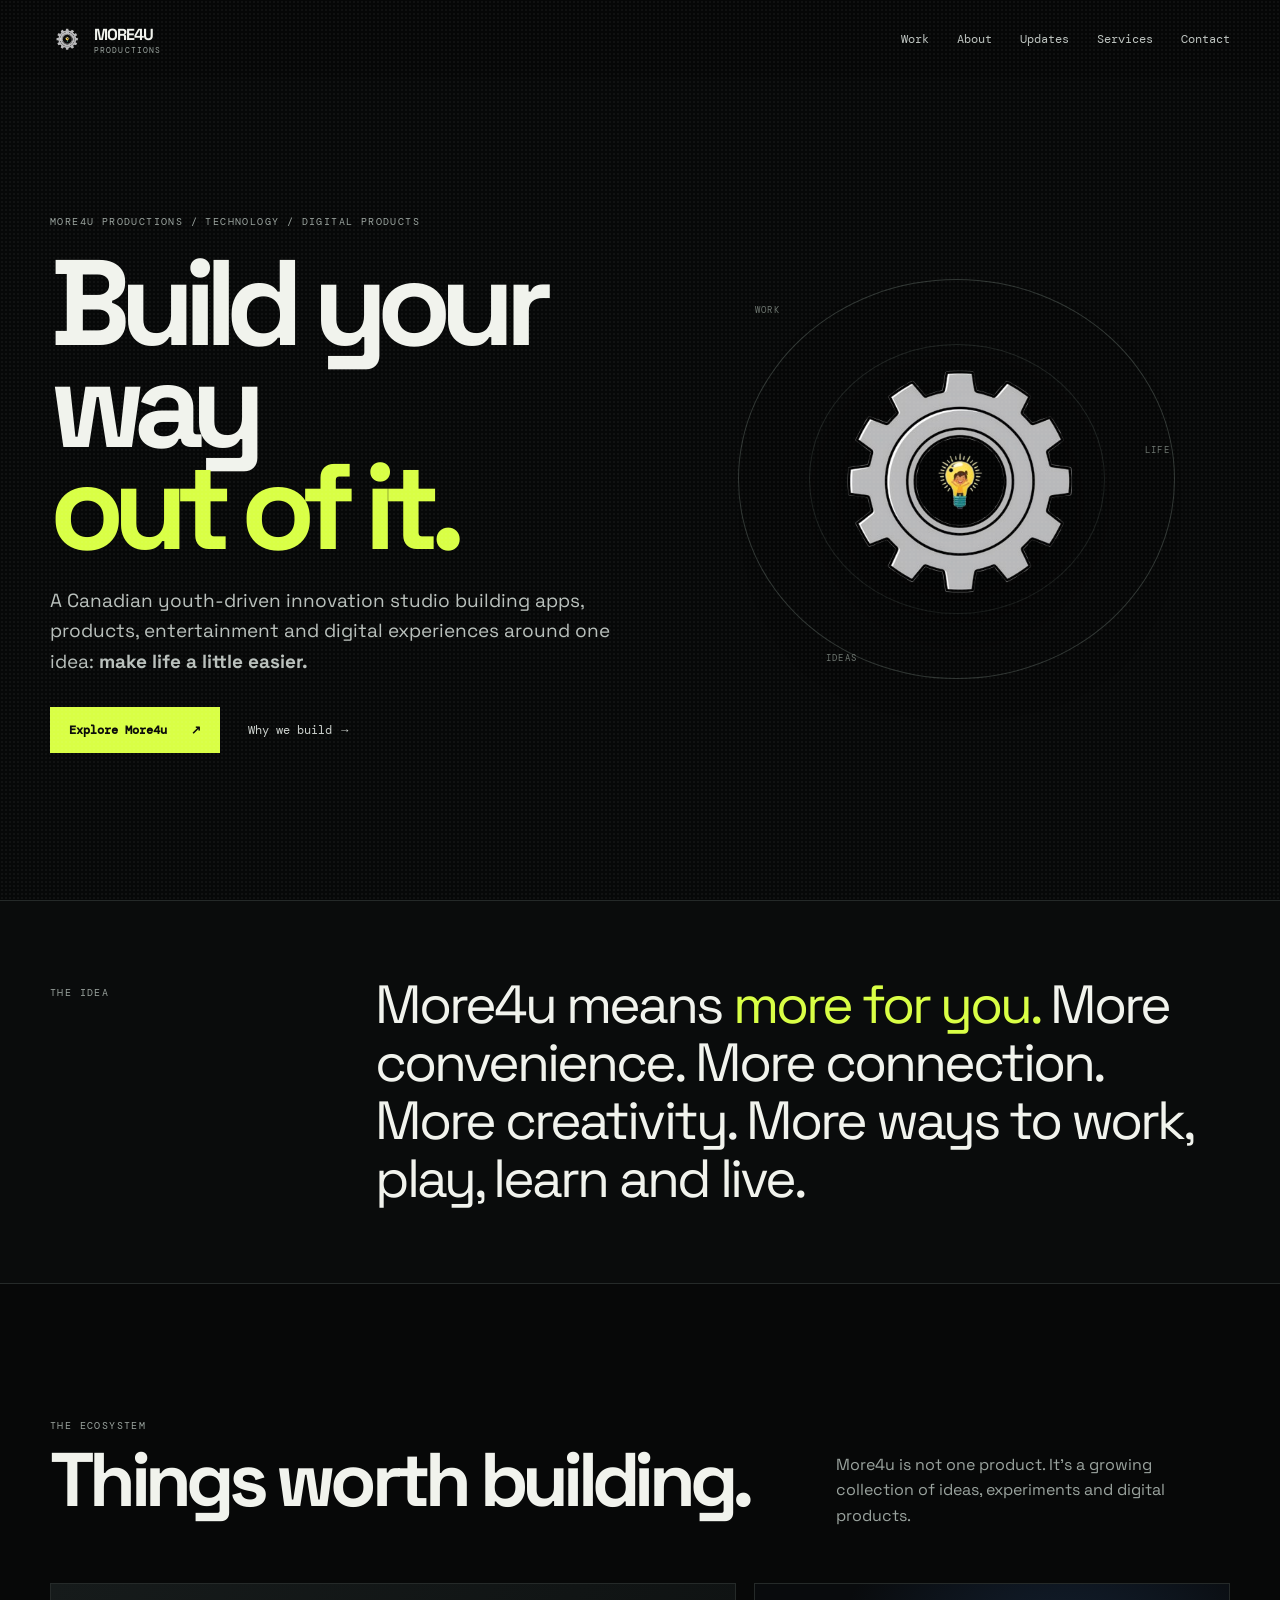
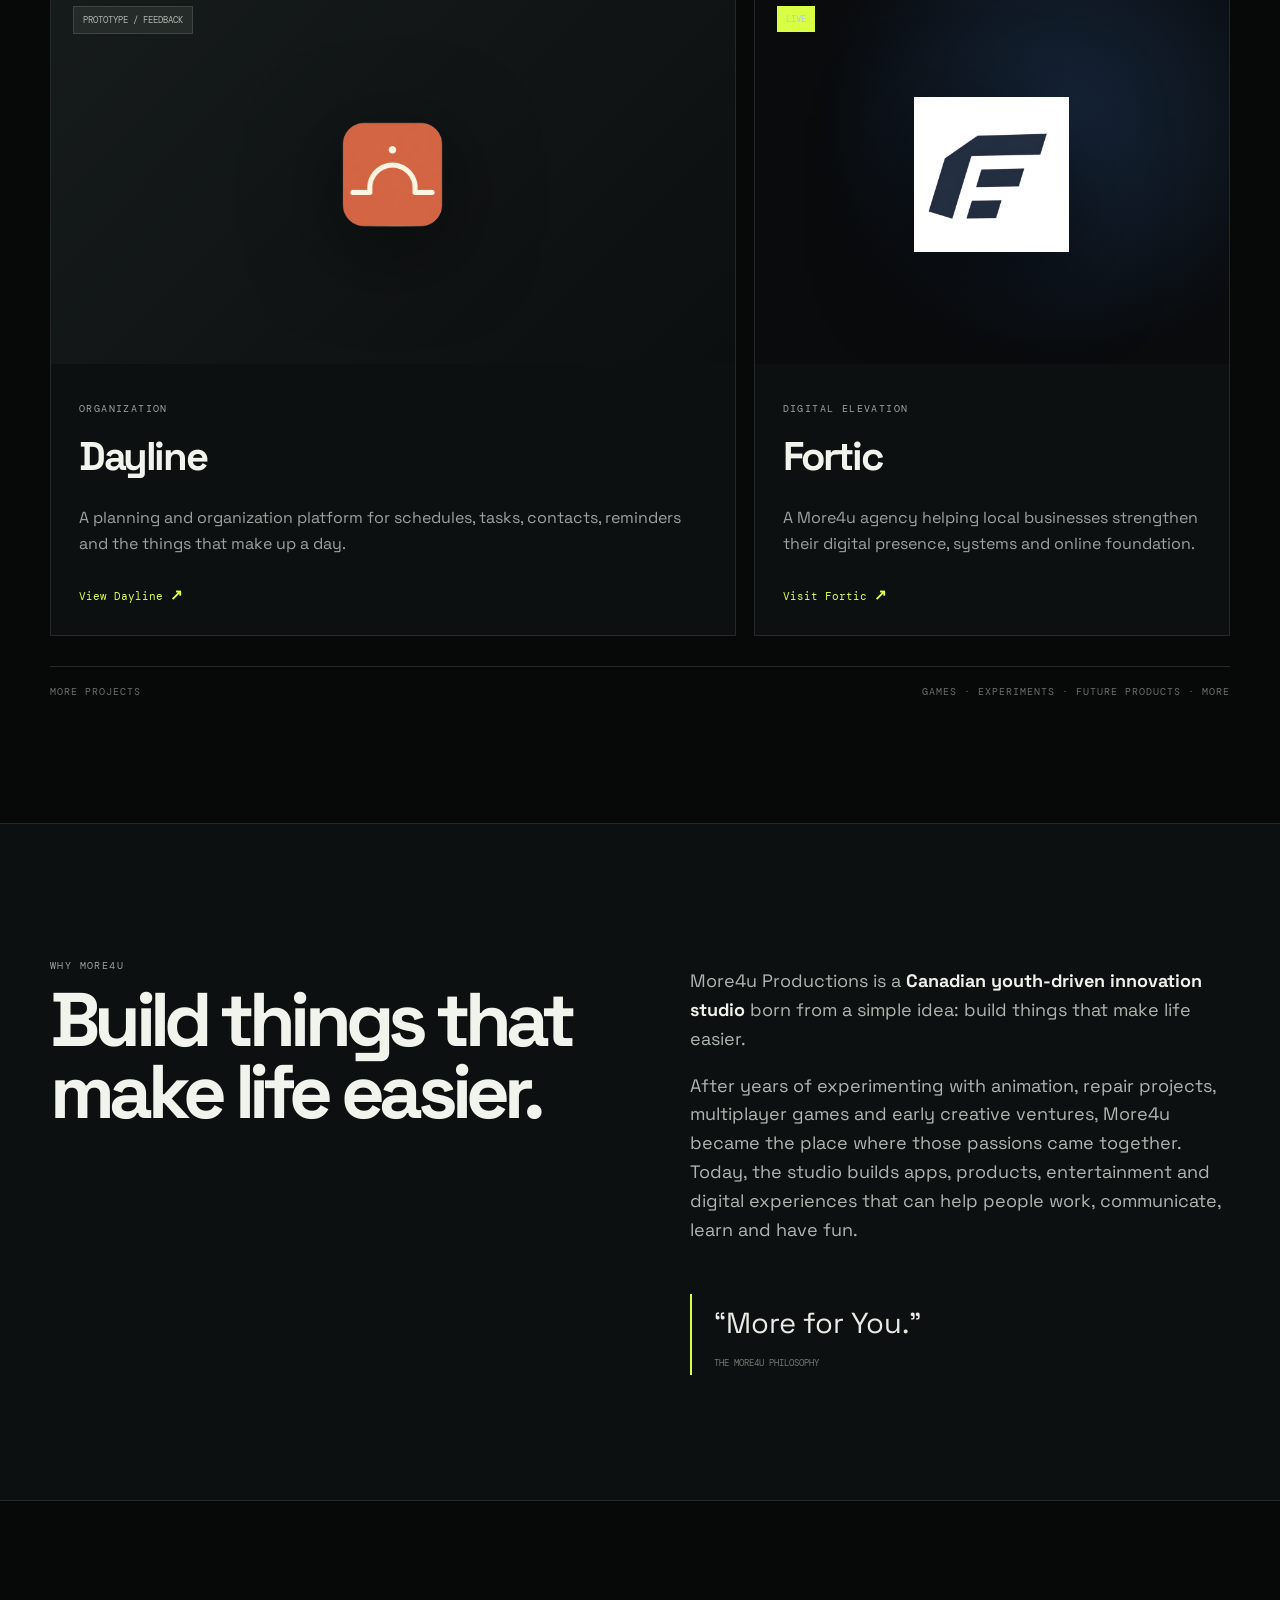
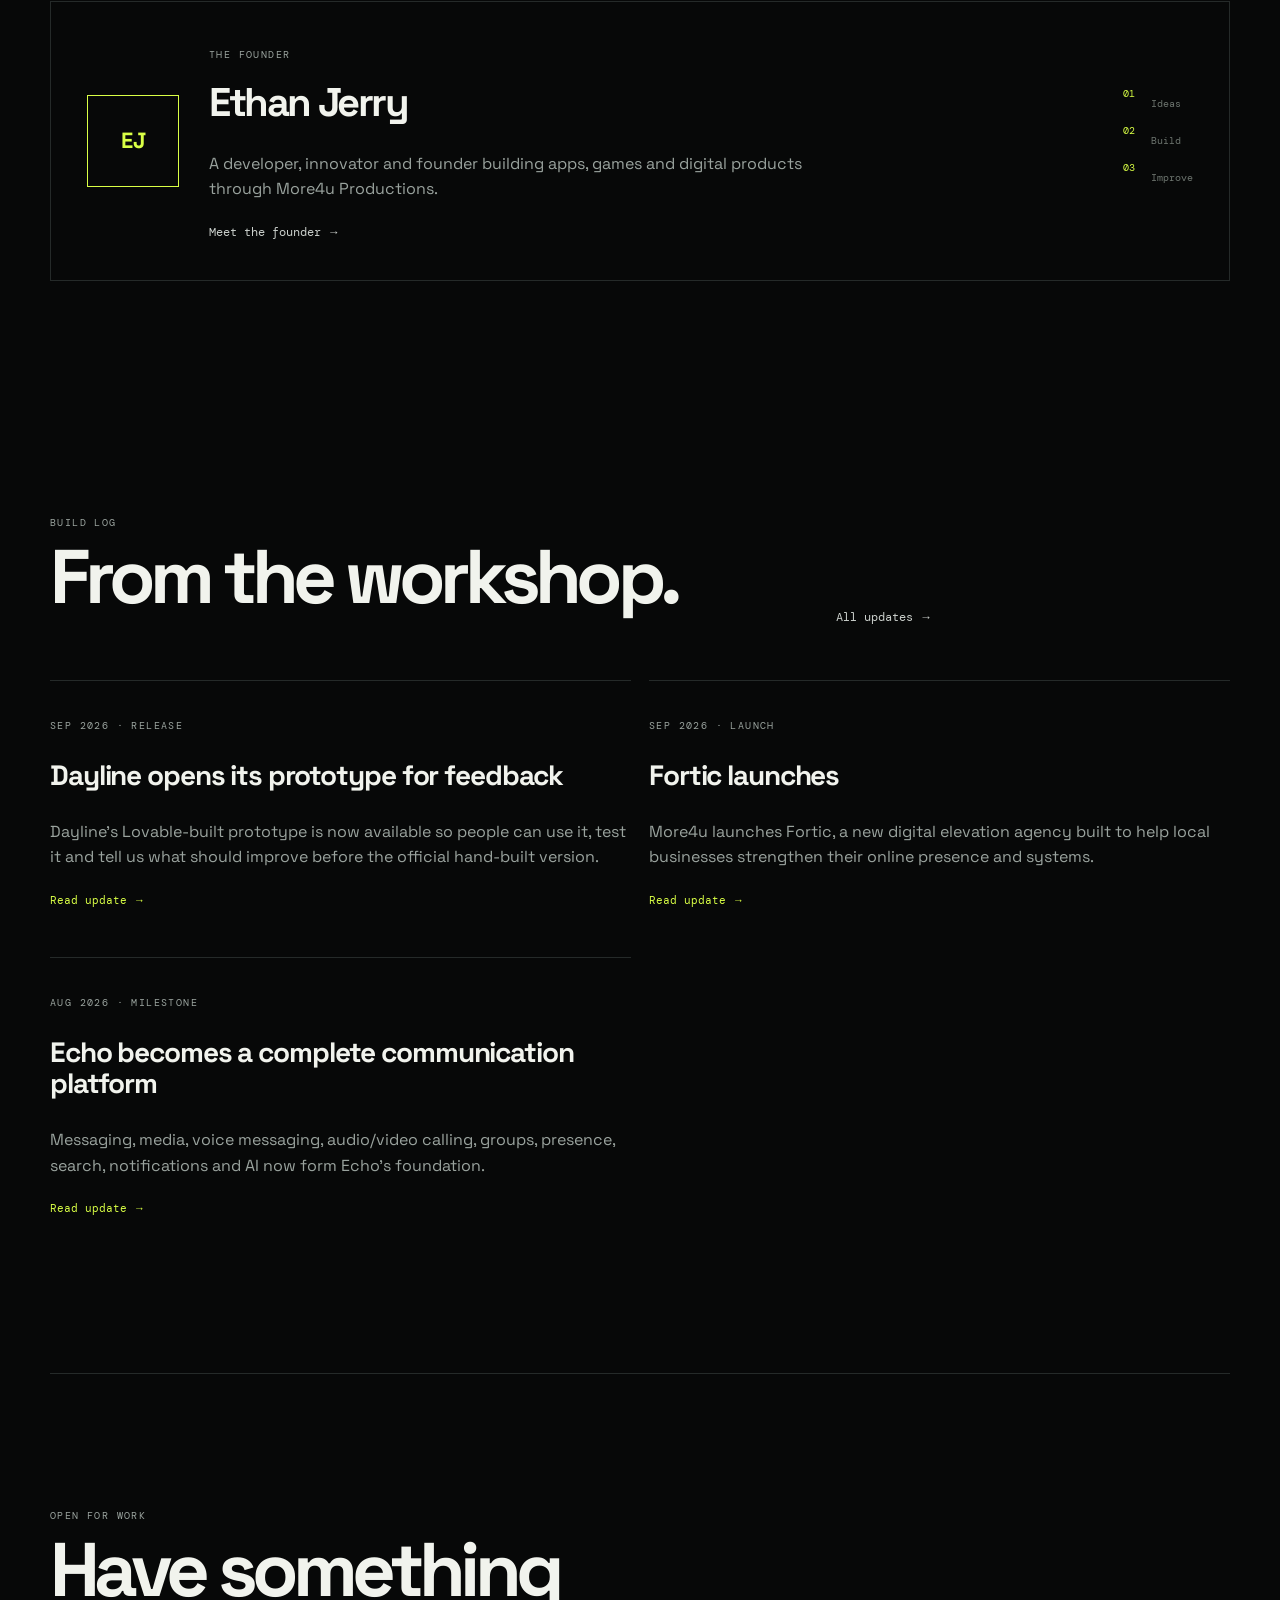
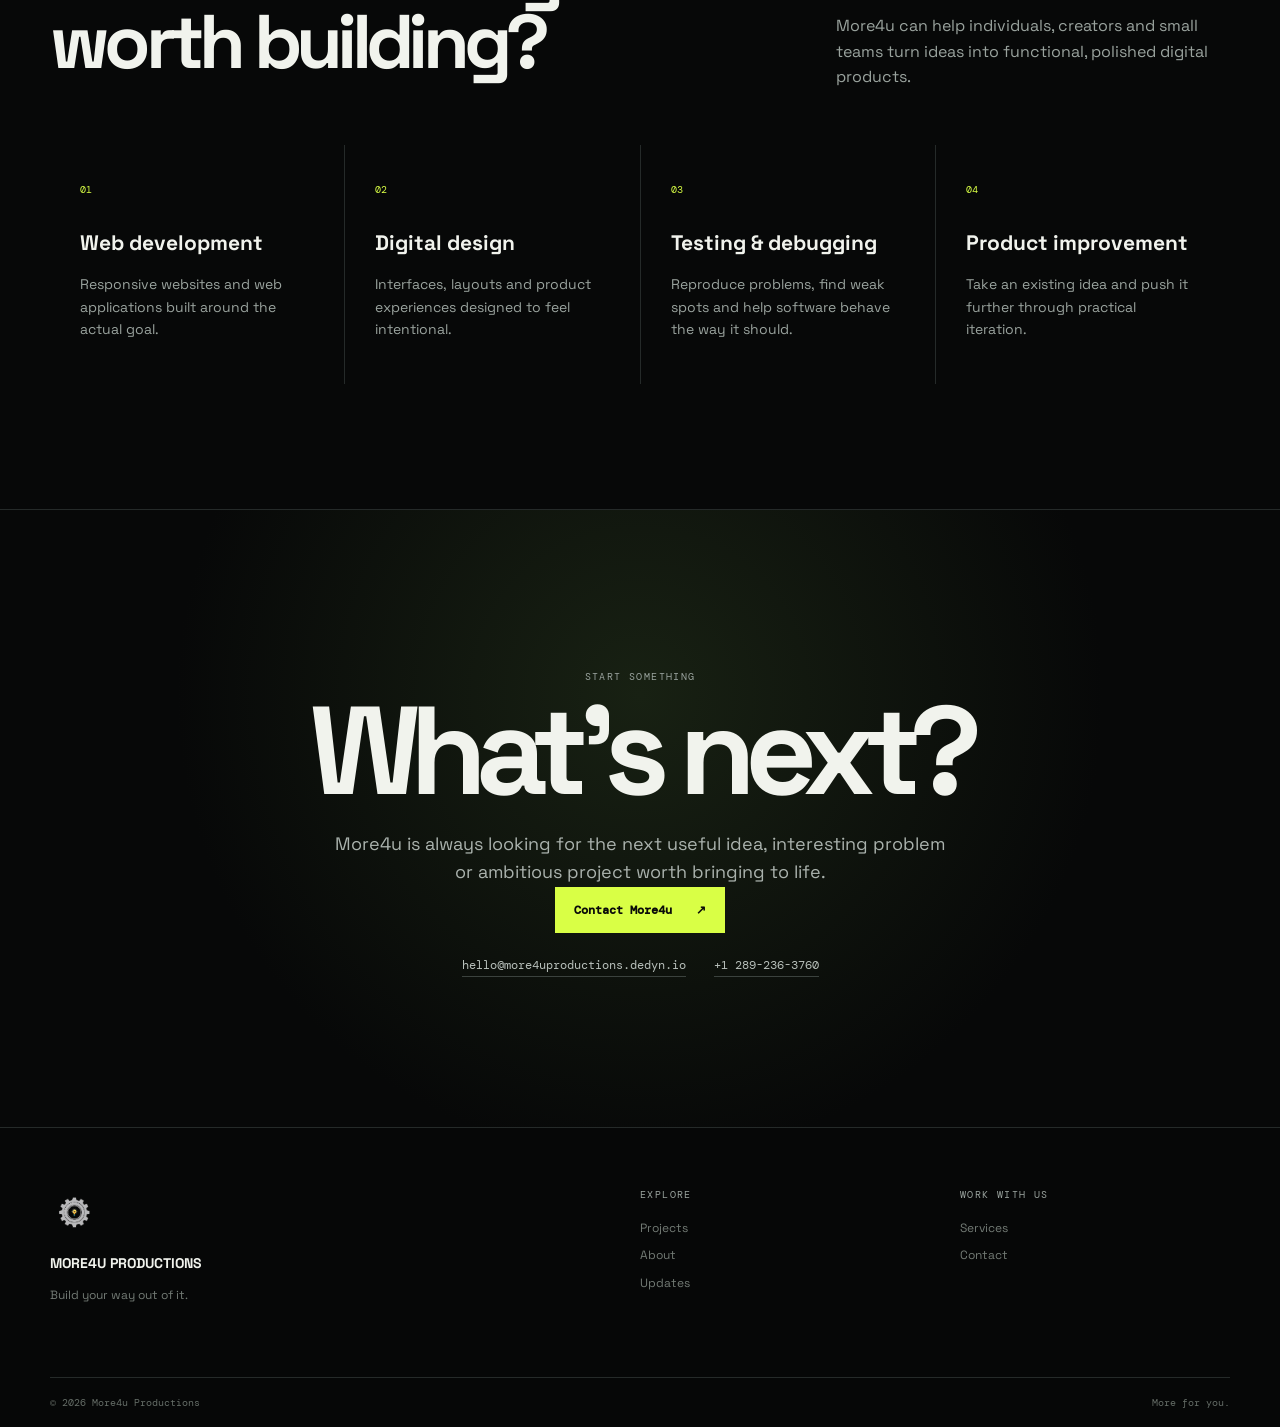
<file: index.html>
<!doctype html>
<html lang="en">
<head>
<meta charset="utf-8">
<meta name="viewport" content="width=device-width, initial-scale=1">
<meta name="description" content="More4u Productions builds software, apps, games and digital products designed to give people more.">
<meta property="og:title" content="More4u Productions">
<meta property="og:description" content="Build your way out of it.">
<meta property="og:type" content="website">
<title>More4u Productions | Build your way out of it.</title>
<link rel="icon" href="assets/more4u-logo-transparent.png">
<link rel="stylesheet" href="assets/site.css">
</head>
<body>
<div id="progress"></div>
<header class="site-header">
  <a class="brand" href="index.html" aria-label="More4u Productions home">
    <img src="assets/more4u-logo-transparent.png" alt="More4u Productions logo">
    <span>MORE4U <small>PRODUCTIONS</small></span>
  </a>
  <button class="nav-toggle" aria-label="Open menu">☰</button>
  <nav class="nav">
    <a href="#work">Work</a><a href="#story">About</a><a href="#updates">Updates</a><a href="#services">Services</a><a href="#contact">Contact</a>
  </nav>
</header>

<main>
<section class="hero shell">
  <div class="hero-copy reveal">
    <p class="kicker">MORE4U PRODUCTIONS / TECHNOLOGY / DIGITAL PRODUCTS</p>
    <h1>Build your way<br><span>out of it.</span></h1>
    <p class="hero-lead">A Canadian youth-driven innovation studio building apps, products, entertainment and digital experiences around one idea: <strong>make life a little easier.</strong></p>
    <div class="actions"><a class="button primary" href="#work">Explore More4u <span>↗</span></a><a class="text-link" href="#story">Why we build →</a></div>
  </div>
  <div class="hero-mark reveal">
    <div class="mark-ring"></div>
    <img src="assets/more4u-logo-transparent.png" alt="" class="hero-logo">
    <div class="orbit-label one">WORK</div><div class="orbit-label two">LIFE</div><div class="orbit-label three">IDEAS</div>
  </div>
</section>

<section class="statement">
  <div class="shell statement-grid">
    <p class="kicker">THE IDEA</p>
    <p class="statement-text">More4u means <em>more for you.</em> More convenience. More connection. More creativity. More ways to work, play, learn and live.</p>
  </div>
</section>

<section id="work" class="section shell">
  <div class="section-head"><div><p class="kicker">THE ECOSYSTEM</p><h2>Things worth building.</h2></div><p>More4u is not one product. It's a growing collection of ideas, experiments and digital products.</p></div>
  <div class="project-grid">
    <a class="project-card" href="projects/dayline.html">
      <div class="project-visual dayline-visual"><img class="project-card-logo dayline-card-logo" src="assets/dayline-logo.png" alt="Dayline logo"><span class="visual-tag development">PROTOTYPE / FEEDBACK</span></div>
      <div class="project-info"><p class="eyebrow">ORGANIZATION</p><h3>Dayline</h3><p>A planning and organization platform for schedules, tasks, contacts, reminders and the things that make up a day.</p><span class="arrow">View Dayline <b>↗</b></span></div>
    </a>
    <a class="project-card" href="https://fortic.more4uproductions.dedyn.io/" target="_blank" rel="noopener">
      <div class="project-visual fortic-visual"><img class="project-card-logo fortic-card-logo" src="assets/fortic-logo.png" alt="Fortic logo"><span class="visual-tag live">LIVE</span></div>
      <div class="project-info"><p class="eyebrow">DIGITAL ELEVATION</p><h3>Fortic</h3><p>A More4u agency helping local businesses strengthen their digital presence, systems and online foundation.</p><span class="arrow">Visit Fortic <b>↗</b></span></div>
    </a>
  </div>
  <div class="future-row"><span>MORE PROJECTS</span><span>GAMES · EXPERIMENTS · FUTURE PRODUCTS · MORE</span></div>
</section>

<section id="story" class="section dark-section">
  <div class="shell story-grid">
    <div class="story-title"><p class="kicker">WHY MORE4U</p><h2>Build things that make life easier.</h2></div>
    <div class="story-copy">
      <p>More4u Productions is a <strong>Canadian youth-driven innovation studio</strong> born from a simple idea: build things that make life easier.</p>
      <p>After years of experimenting with animation, repair projects, multiplayer games and early creative ventures, More4u became the place where those passions came together. Today, the studio builds apps, products, entertainment and digital experiences that can help people work, communicate, learn and have fun.</p>
      <div class="quote">“More for You.”<small>THE MORE4U PHILOSOPHY</small></div>
    </div>
  </div>
</section>

<section class="founder shell">
  <div class="founder-card">
    <div class="founder-avatar">EJ</div>
    <div class="founder-main"><p class="kicker">THE FOUNDER</p><h2>Ethan Jerry</h2><p>A developer, innovator and founder building apps, games and digital products through More4u Productions.</p><a href="about.html" class="text-link">Meet the founder →</a></div>
    <div class="founder-side"><span>01</span><p>Ideas</p><span>02</span><p>Build</p><span>03</span><p>Improve</p></div>
  </div>
</section>

<section id="updates" class="section shell">
  <div class="section-head"><div><p class="kicker">BUILD LOG</p><h2>From the workshop.</h2></div><a class="text-link" href="updates.html">All updates →</a></div>
  <div class="post-grid">
    <article class="post-card"><p class="post-date">SEP 2026 · RELEASE</p><h3>Dayline opens its prototype for feedback</h3><p>Dayline's Lovable-built prototype is now available so people can use it, test it and tell us what should improve before the official hand-built version.</p><a href="updates/dayline-prototype-release.html">Read update →</a></article>
    <article class="post-card"><p class="post-date">SEP 2026 · LAUNCH</p><h3>Fortic launches</h3><p>More4u launches Fortic, a new digital elevation agency built to help local businesses strengthen their online presence and systems.</p><a href="updates/fortic-launch.html">Read update →</a></article>
    <article class="post-card"><p class="post-date">AUG 2026 · MILESTONE</p><h3>Echo becomes a complete communication platform</h3><p>Messaging, media, voice messaging, audio/video calling, groups, presence, search, notifications and AI now form Echo's foundation.</p><a href="updates/echo-communication-platform.html">Read update →</a></article>
  </div>
</section>

<section id="services" class="section shell service-section">
  <div class="section-head"><div><p class="kicker">OPEN FOR WORK</p><h2>Have something<br>worth building?</h2></div><p>More4u can help individuals, creators and small teams turn ideas into functional, polished digital products.</p></div>
  <div class="service-grid">
    <div><span>01</span><h3>Web development</h3><p>Responsive websites and web applications built around the actual goal.</p></div>
    <div><span>02</span><h3>Digital design</h3><p>Interfaces, layouts and product experiences designed to feel intentional.</p></div>
    <div><span>03</span><h3>Testing & debugging</h3><p>Reproduce problems, find weak spots and help software behave the way it should.</p></div>
    <div><span>04</span><h3>Product improvement</h3><p>Take an existing idea and push it further through practical iteration.</p></div>
  </div>
</section>

<section id="contact" class="contact-section">
  <div class="shell contact-inner">
    <p class="kicker">START SOMETHING</p><h2>What's next?</h2>
    <p>More4u is always looking for the next useful idea, interesting problem or ambitious project worth bringing to life.</p>
    <a class="button primary" href="mailto:hello@more4uproductions.dedyn.io">Contact More4u <span>↗</span></a>
    <div class="contact-details"><a href="mailto:hello@more4uproductions.dedyn.io">hello@more4uproductions.dedyn.io</a><a href="tel:+12892363760">+1 289-236-3760</a></div>
  </div>
</section>
</main>

<footer class="site-footer"><div class="shell footer-grid"><div class="footer-brand"><img src="assets/more4u-logo-transparent.png" alt=""><b>MORE4U PRODUCTIONS</b><p>Build your way out of it.</p></div><div><p class="footer-label">EXPLORE</p><a href="#work">Projects</a><a href="about.html">About</a><a href="updates.html">Updates</a></div><div><p class="footer-label">WORK WITH US</p><a href="#services">Services</a><a href="#contact">Contact</a></div></div><div class="shell footer-bottom"><span>© 2026 More4u Productions</span><span>More for you.</span></div></footer>
<script src="assets/site.js"></script>
</body></html>
</file>
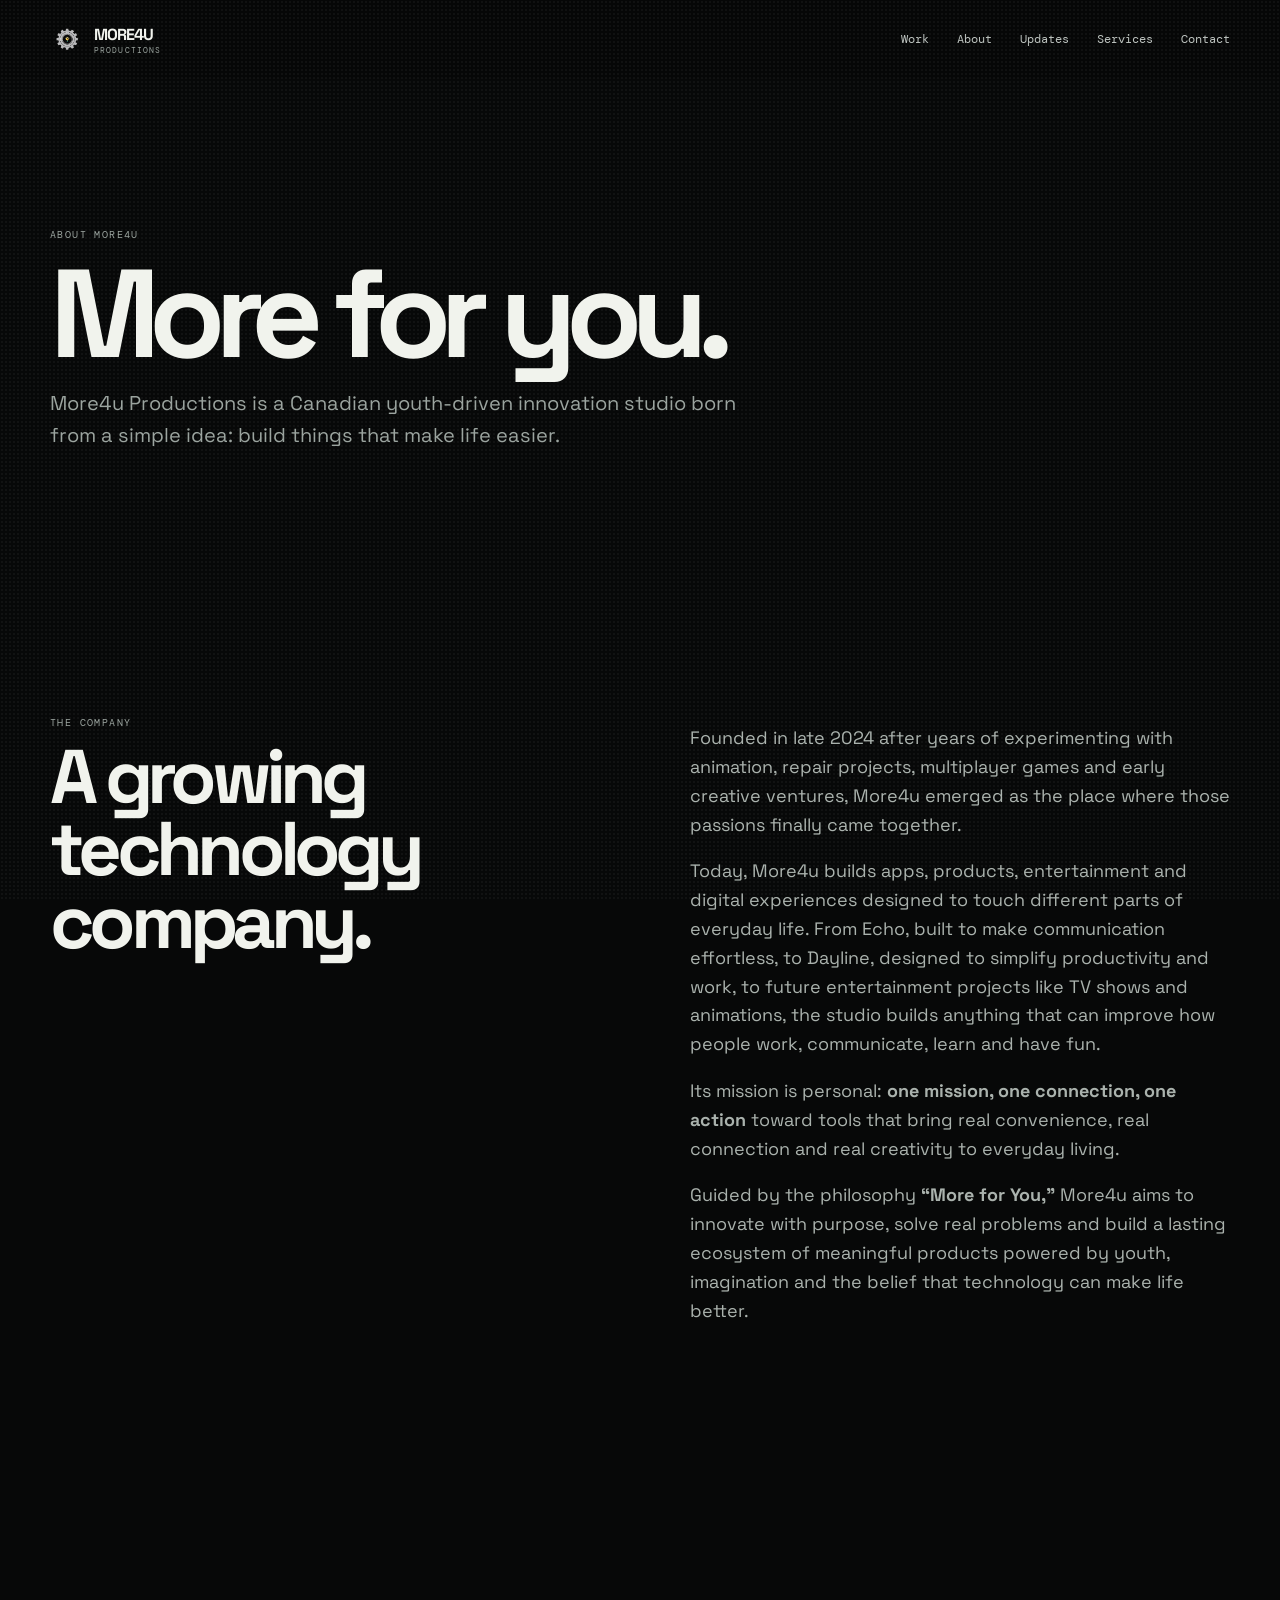
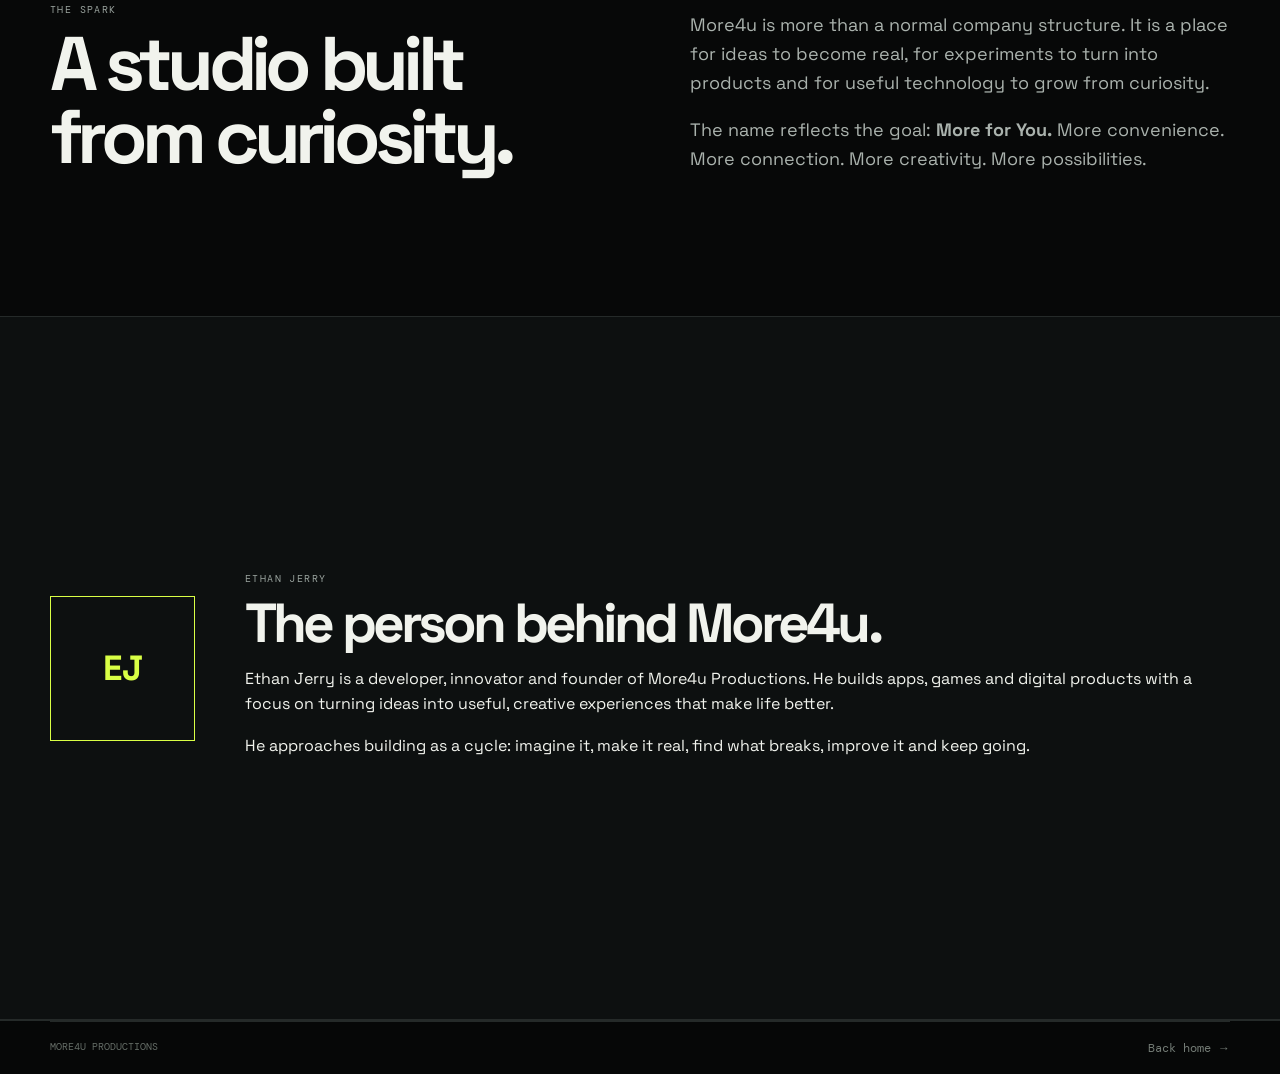
<file: about.html>
<!doctype html><html lang="en"><head><meta charset="utf-8"><meta name="viewport" content="width=device-width,initial-scale=1"><meta name="description" content="About More4u Productions and Ethan Jerry."><title>About | More4u Productions</title><link rel="stylesheet" href="assets/site.css"></head><body><header class="site-header"><a class="brand" href="index.html"><img src="assets/more4u-logo-transparent.png"><span>MORE4U <small>PRODUCTIONS</small></span></a><button class="nav-toggle">☰</button><nav class="nav"><a href="index.html#work">Work</a><a href="about.html">About</a><a href="updates.html">Updates</a><a href="index.html#services">Services</a><a href="index.html#contact">Contact</a></nav></header><main><section class="page-hero shell"><p class="kicker">ABOUT MORE4U</p><h1>More for you.</h1><p>More4u Productions is a Canadian youth-driven innovation studio born from a simple idea: build things that make life easier.</p></section><section class="section shell about-grid"><div><p class="kicker">THE COMPANY</p><h2>A growing technology company.</h2></div><div class="prose"><p>Founded in late 2024 after years of experimenting with animation, repair projects, multiplayer games and early creative ventures, More4u emerged as the place where those passions finally came together.</p><p>Today, More4u builds apps, products, entertainment and digital experiences designed to touch different parts of everyday life. From Echo, built to make communication effortless, to Dayline, designed to simplify productivity and work, to future entertainment projects like TV shows and animations, the studio builds anything that can improve how people work, communicate, learn and have fun.</p><p>Its mission is personal: <strong>one mission, one connection, one action</strong> toward tools that bring real convenience, real connection and real creativity to everyday living.</p><p>Guided by the philosophy <strong>“More for You,”</strong> More4u aims to innovate with purpose, solve real problems and build a lasting ecosystem of meaningful products powered by youth, imagination and the belief that technology can make life better.</p></div></section><section class="section shell about-grid"><div><p class="kicker">THE SPARK</p><h2>A studio built from curiosity.</h2></div><div class="prose"><p>More4u is more than a normal company structure. It is a place for ideas to become real, for experiments to turn into products and for useful technology to grow from curiosity.</p><p>The name reflects the goal: <strong>More for You.</strong> More convenience. More connection. More creativity. More possibilities.</p></div></section><section class="dark-section"><div class="shell about-founder"><div class="founder-avatar large">EJ</div><div><p class="kicker">ETHAN JERRY</p><h2>The person behind More4u.</h2><p>Ethan Jerry is a developer, innovator and founder of More4u Productions. He builds apps, games and digital products with a focus on turning ideas into useful, creative experiences that make life better.</p><p>He approaches building as a cycle: imagine it, make it real, find what breaks, improve it and keep going.</p></div></div></section></main><footer class="site-footer"><div class="shell footer-bottom"><span>MORE4U PRODUCTIONS</span><a href="index.html">Back home →</a></div></footer><script src="assets/site.js"></script></body></html>
</file>
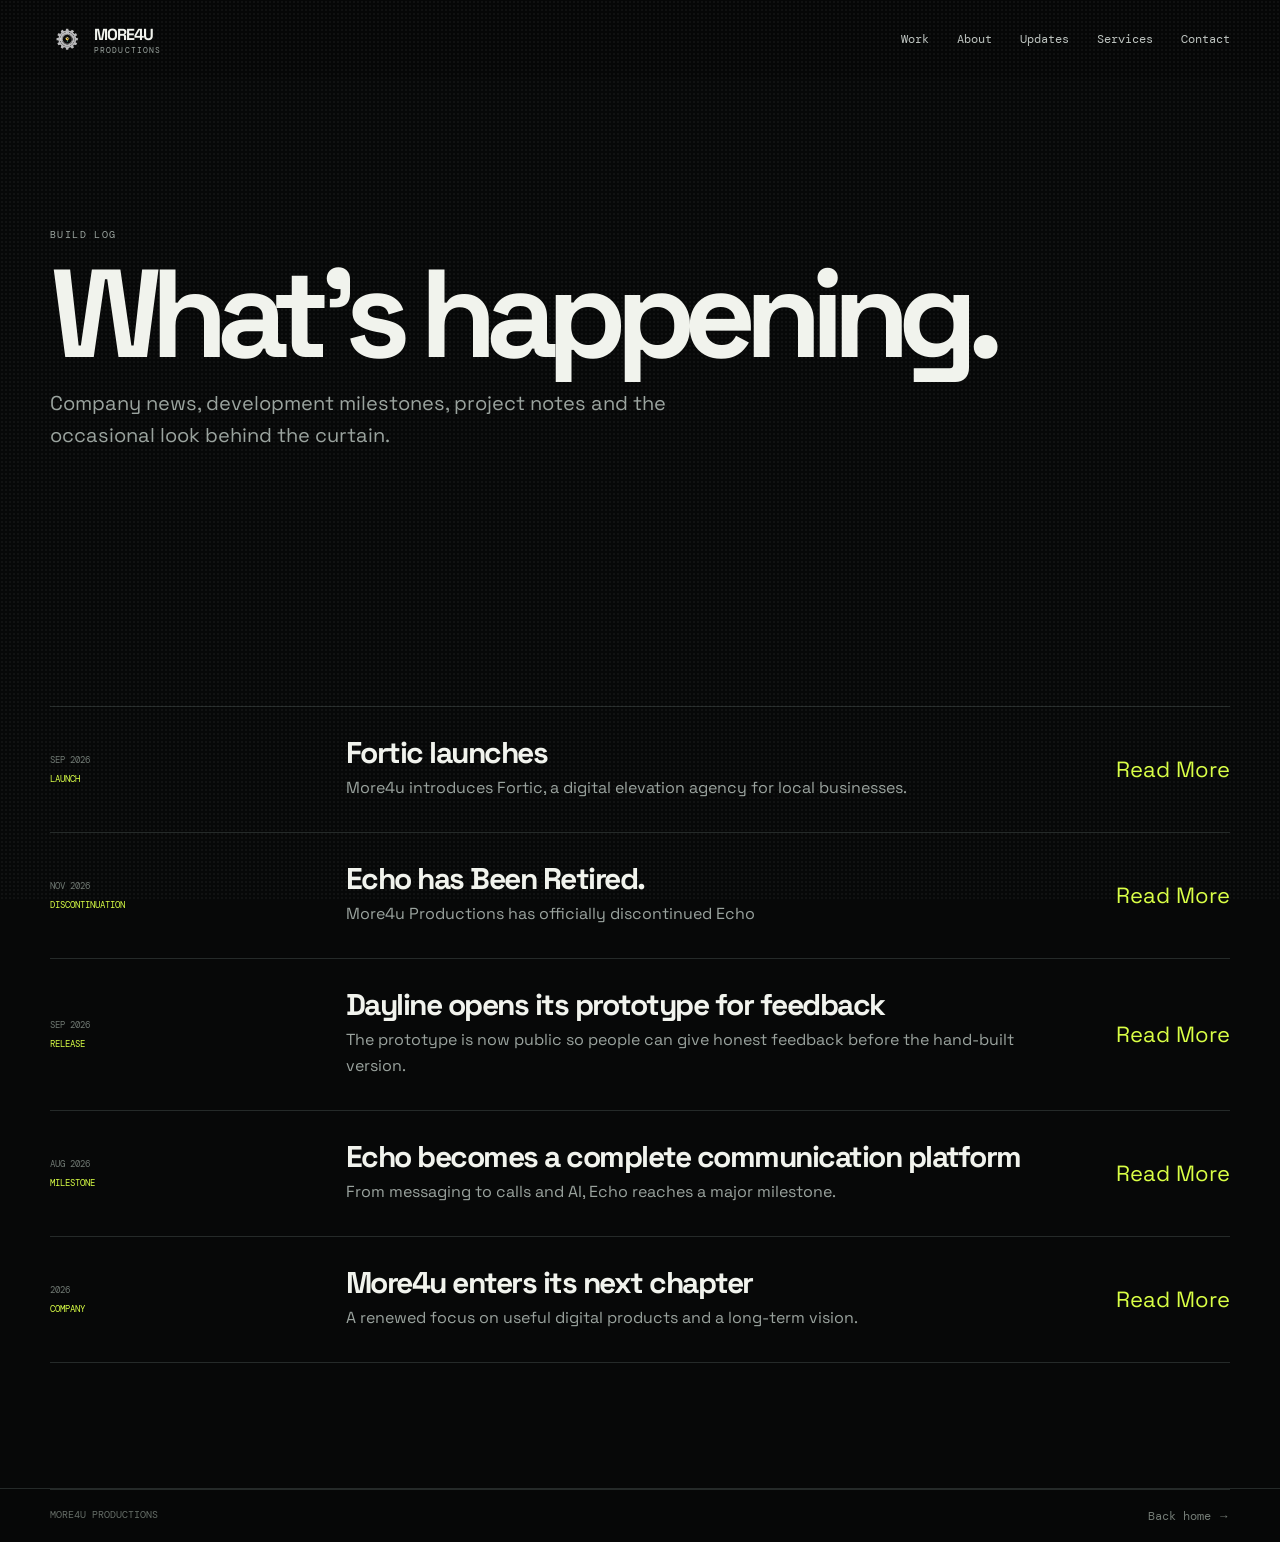
<file: updates.html>
<!doctype html>
<html lang="en">
<head>
  <meta charset="utf-8">
  <meta name="viewport" content="width=device-width,initial-scale=1">
  <title>Updates | More4u Productions</title>
  <link rel="stylesheet" href="assets/site.css">
</head>
<body>
  <header class="site-header">
    <a class="brand" href="index.html">
      <img src="assets/more4u-logo-transparent.png" alt="More4u Productions">
      <span>MORE4U <small>PRODUCTIONS</small></span>
    </a>
    <button class="nav-toggle" aria-label="Toggle navigation">☰</button>
    <nav class="nav">
      <a href="index.html#work">Work</a>
      <a href="about.html">About</a>
      <a href="updates.html">Updates</a>
      <a href="index.html#services">Services</a>
      <a href="index.html#contact">Contact</a>
    </nav>
  </header>

  <main>
    <section class="page-hero shell">
      <p class="kicker">BUILD LOG</p>
      <h1>What's happening.</h1>
      <p>Company news, development milestones, project notes and the occasional look behind the curtain.</p>
    </section>

    <section class="section shell">
      <div class="post-list">
        <a class="post-row" href="updates/fortic-launch.html">
          <div>
            <span>SEP 2026</span>
            <b>LAUNCH</b>
          </div>
          <div>
            <h2>Fortic launches</h2>
            <p>More4u introduces Fortic, a digital elevation agency for local businesses.</p>
          </div>
          <span>Read More</span>
        </a>

        <a class="post-row" href="updates/echo-discontinuation.html">
          <div>
            <span>NOV 2026</span>
            <b>DISCONTINUATION</b>
          </div>
          <div>
            <h2>Echo has Been Retired.</h2>
            <p>More4u Productions has officially discontinued Echo</p>
          </div>
          <span>Read More</span>
        </a>

        <a class="post-row" href="updates/dayline-prototype-release.html">
          <div>
            <span>SEP 2026</span>
            <b>RELEASE</b>
          </div>
          <div>
            <h2>Dayline opens its prototype for feedback</h2>
            <p>The prototype is now public so people can give honest feedback before the hand-built version.</p>
          </div>
          <span>Read More</span>
        </a>

        <a class="post-row" href="updates/echo-communication-platform.html">
          <div>
            <span>AUG 2026</span>
            <b>MILESTONE</b>
          </div>
          <div>
            <h2>Echo becomes a complete communication platform</h2>
            <p>From messaging to calls and AI, Echo reaches a major milestone.</p>
          </div>
          <span>Read More</span>
        </a>

        <a class="post-row" href="updates/more4u-next-chapter.html">
          <div>
            <span>2026</span>
            <b>COMPANY</b>
          </div>
          <div>
            <h2>More4u enters its next chapter</h2>
            <p>A renewed focus on useful digital products and a long-term vision.</p>
          </div>
          <span>Read More</span>
        </a>
      </div>
    </section>
  </main>

  <footer class="site-footer">
    <div class="shell footer-bottom">
      <span>MORE4U PRODUCTIONS</span>
      <a href="index.html">Back home →</a>
    </div>
  </footer>

  <script src="assets/site.js"></script>
</body>
</html>
</file>
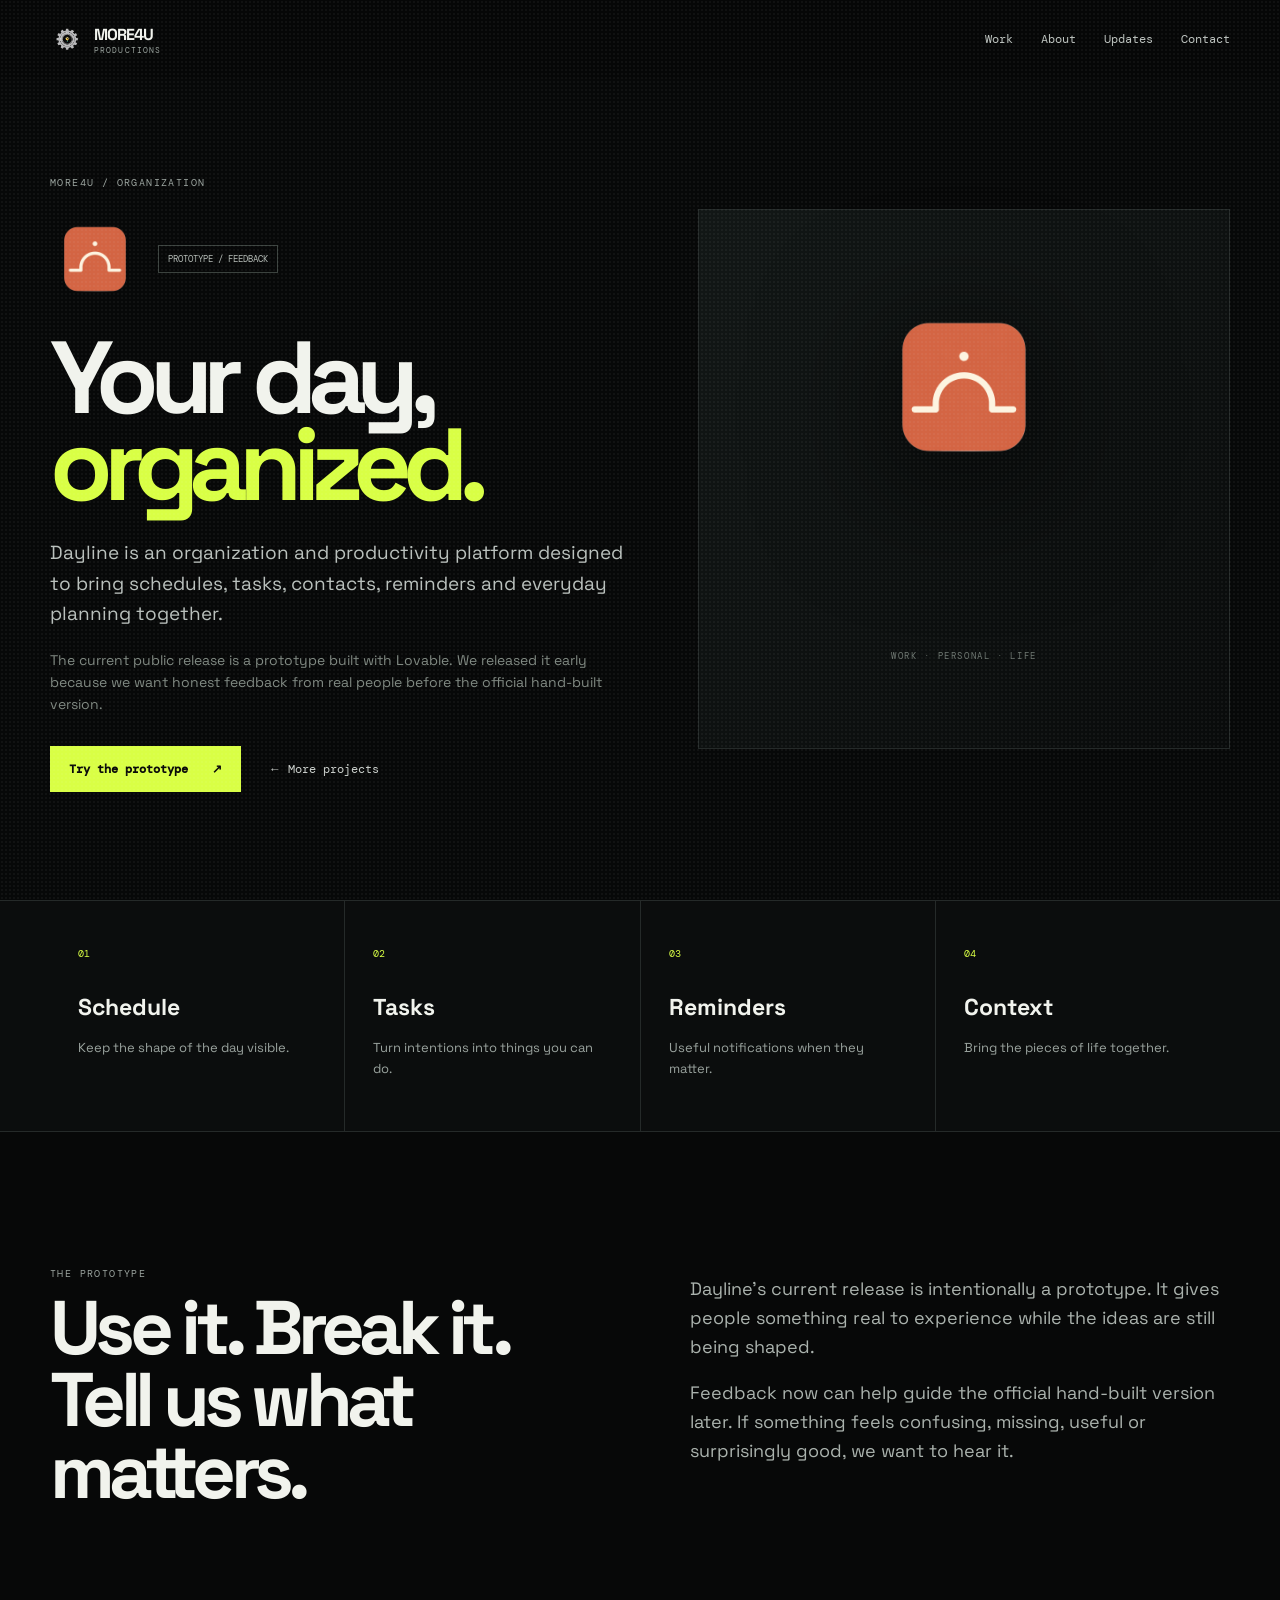
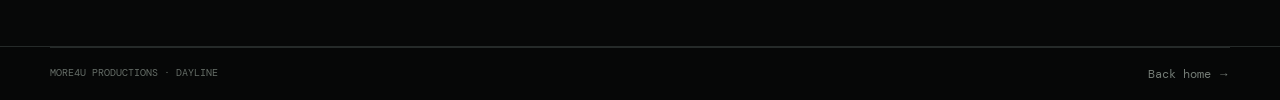
<file: projects/dayline.html>
<!doctype html><html lang="en"><head><meta charset="utf-8"><meta name="viewport" content="width=device-width,initial-scale=1"><meta name="description" content="Dayline by More4u Productions is a productivity and organization prototype released for honest feedback."><title>Dayline | More4u Productions</title><link rel="icon" href="../assets/more4u-logo-transparent.png"><link rel="stylesheet" href="../assets/site.css"></head><body><header class="site-header"><a class="brand" href="../index.html"><img src="../assets/more4u-logo-transparent.png"><span>MORE4U <small>PRODUCTIONS</small></span></a><button class="nav-toggle">☰</button><nav class="nav"><a href="../index.html#work">Work</a><a href="../about.html">About</a><a href="../updates.html">Updates</a><a href="../index.html#contact">Contact</a></nav></header><main class="product-page"><section class="product-hero shell"><div><p class="kicker">MORE4U / ORGANIZATION</p><div class="product-logo-row"><div class="product-logo" aria-label="Dayline logo"><img src="../assets/dayline-logo.png" alt="Dayline logo"></div><span class="status development">PROTOTYPE / FEEDBACK</span></div><h1>Your day,<br><span>organized.</span></h1><p class="hero-lead">Dayline is an organization and productivity platform designed to bring schedules, tasks, contacts, reminders and everyday planning together.</p><p class="prototype-note">The current public release is a prototype built with Lovable. We released it early because we want honest feedback from real people before the official hand-built version.</p><div class="actions"><a class="button primary" href="https://dayline-sidekick-hub.lovable.app/" target="_blank" rel="noopener">Try the prototype <span>↗</span></a><a class="text-link" href="../index.html#work">← More projects</a></div></div><div class="product-showcase day-showcase"><img class="dayline-showcase-logo" src="../assets/dayline-logo.png" alt="Dayline logo"><small>WORK · PERSONAL · LIFE</small></div></section><section class="feature-band"><div class="shell feature-list"><div><b>01</b><h3>Schedule</h3><p>Keep the shape of the day visible.</p></div><div><b>02</b><h3>Tasks</h3><p>Turn intentions into things you can do.</p></div><div><b>03</b><h3>Reminders</h3><p>Useful notifications when they matter.</p></div><div><b>04</b><h3>Context</h3><p>Bring the pieces of life together.</p></div></div></section><section class="section shell prose-grid"><div><p class="kicker">THE PROTOTYPE</p><h2>Use it. Break it. Tell us what matters.</h2></div><div class="prose"><p>Dayline's current release is intentionally a prototype. It gives people something real to experience while the ideas are still being shaped.</p><p>Feedback now can help guide the official hand-built version later. If something feels confusing, missing, useful or surprisingly good, we want to hear it.</p></div></section></main><footer class="site-footer"><div class="shell footer-bottom"><span>MORE4U PRODUCTIONS · DAYLINE</span><a href="../index.html">Back home →</a></div></footer><script src="../assets/site.js"></script></body></html>
</file>
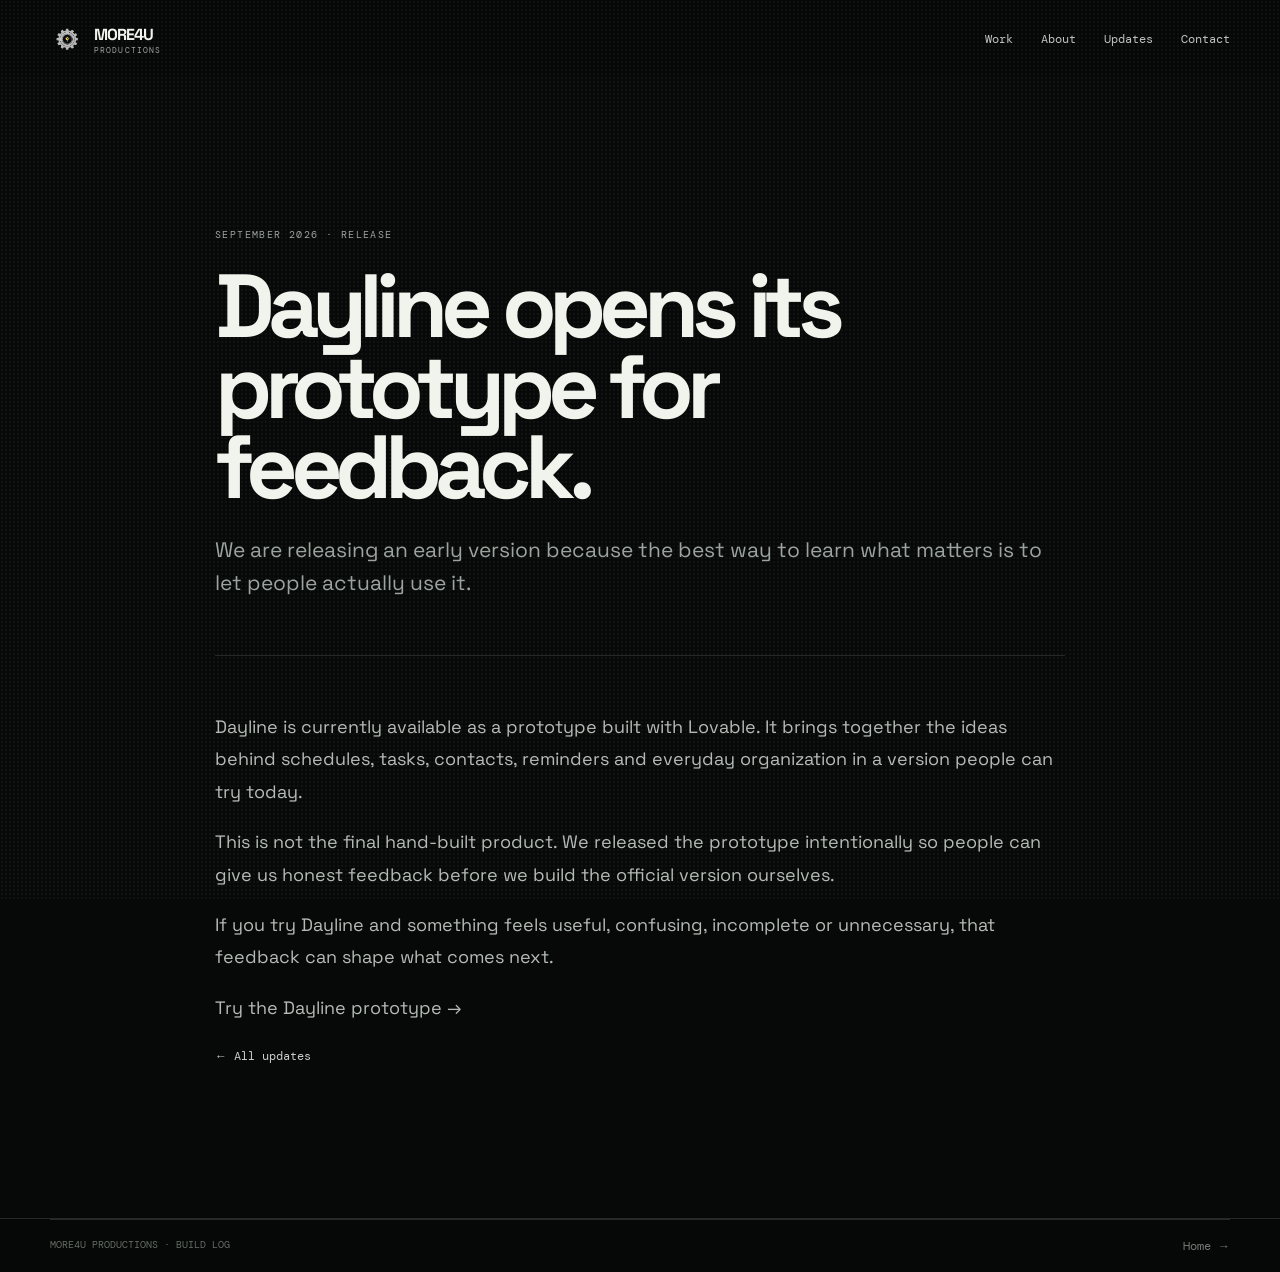
<file: updates/dayline-prototype-release.html>
<!doctype html><html lang="en"><head><meta charset="utf-8"><meta name="viewport" content="width=device-width,initial-scale=1"><meta name="description" content="Dayline's Lovable-built prototype is now public for honest feedback before the official hand-built version."><title>Dayline prototype release | More4u Productions</title><link rel="stylesheet" href="../assets/site.css"></head><body><header class="site-header"><a class="brand" href="../index.html"><img src="../assets/more4u-logo-transparent.png"><span>MORE4U <small>PRODUCTIONS</small></span></a><nav class="nav"><a href="../index.html#work">Work</a><a href="../about.html">About</a><a href="../updates.html">Updates</a><a href="../index.html#contact">Contact</a></nav></header><main><article class="article shell"><p class="kicker">SEPTEMBER 2026 · RELEASE</p><h1>Dayline opens its prototype for feedback.</h1><p class="article-dek">We are releasing an early version because the best way to learn what matters is to let people actually use it.</p><div class="article-line"></div><p>Dayline is currently available as a prototype built with Lovable. It brings together the ideas behind schedules, tasks, contacts, reminders and everyday organization in a version people can try today.</p><p>This is not the final hand-built product. We released the prototype intentionally so people can give us honest feedback before we build the official version ourselves.</p><p>If you try Dayline and something feels useful, confusing, incomplete or unnecessary, that feedback can shape what comes next.</p><p><a href="https://dayline-sidekick-hub.lovable.app/" target="_blank" rel="noopener">Try the Dayline prototype →</a></p><a class="text-link" href="../updates.html">← All updates</a></article></main><footer class="site-footer"><div class="shell footer-bottom"><span>MORE4U PRODUCTIONS · BUILD LOG</span><a href="../index.html">Home →</a></div></footer></body></html>
</file>
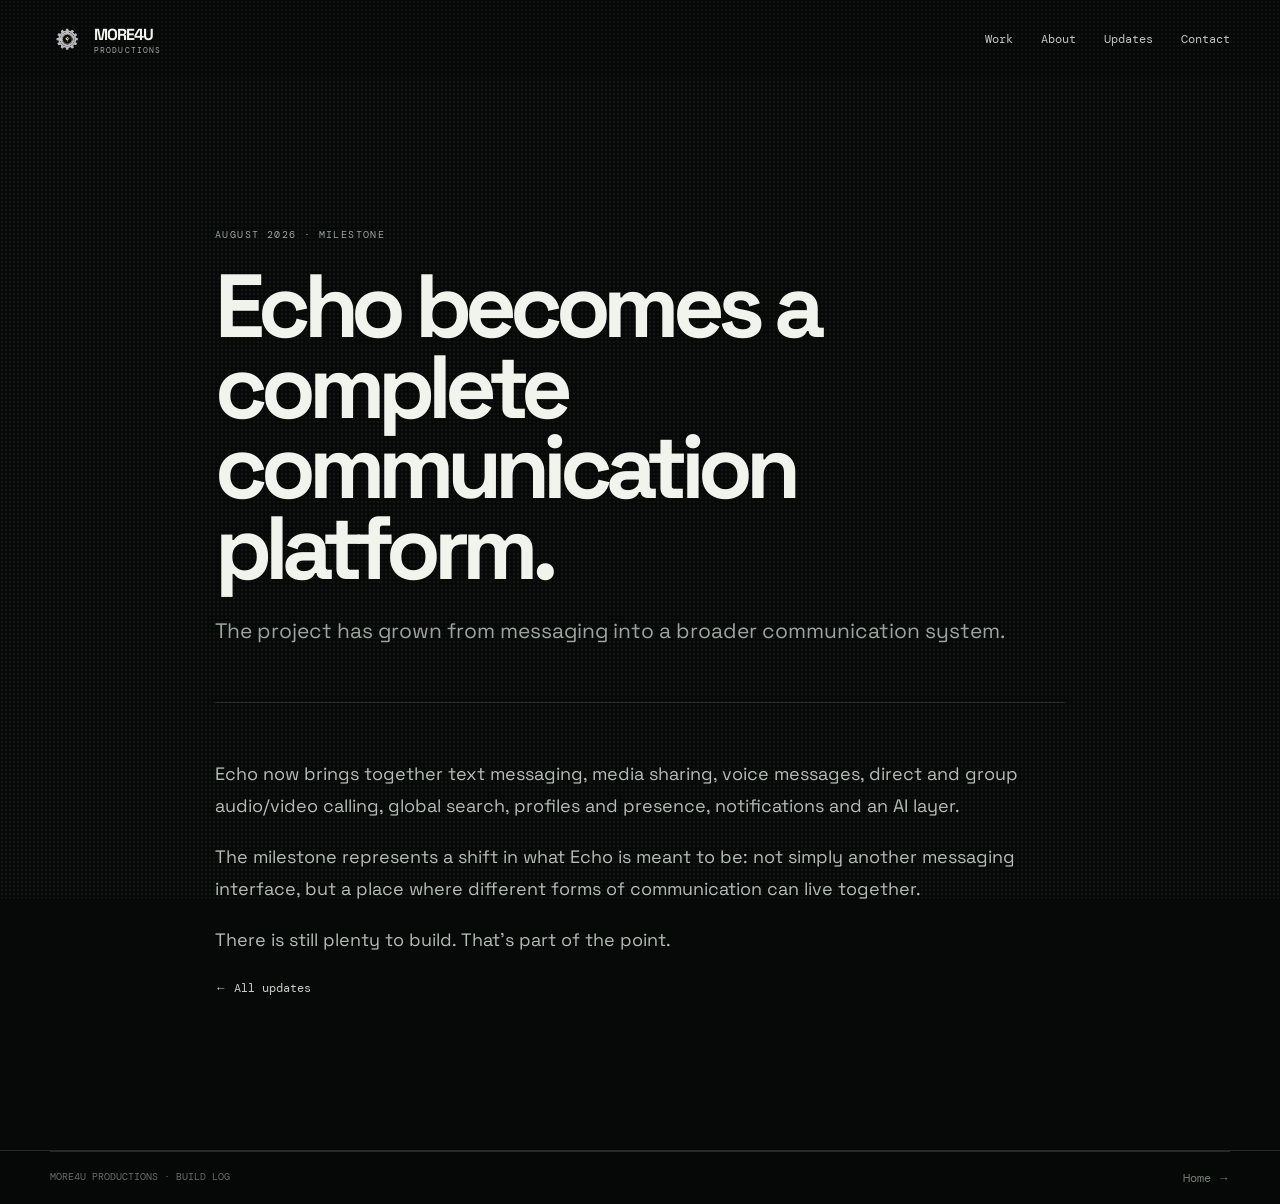
<file: updates/echo-communication-platform.html>
<!doctype html><html lang="en"><head><meta charset="utf-8"><meta name="viewport" content="width=device-width,initial-scale=1"><title>Echo becomes a complete communication platform | More4u</title><link rel="stylesheet" href="../assets/site.css"></head><body><header class="site-header"><a class="brand" href="../index.html"><img src="../assets/more4u-logo-transparent.png"><span>MORE4U <small>PRODUCTIONS</small></span></a><nav class="nav"><a href="../index.html#work">Work</a><a href="../about.html">About</a><a href="../updates.html">Updates</a><a href="../index.html#contact">Contact</a></nav></header><main><article class="article shell"><p class="kicker">AUGUST 2026 · MILESTONE</p><h1>Echo becomes a complete communication platform.</h1><p class="article-dek">The project has grown from messaging into a broader communication system.</p><div class="article-line"></div><p>Echo now brings together text messaging, media sharing, voice messages, direct and group audio/video calling, global search, profiles and presence, notifications and an AI layer.</p><p>The milestone represents a shift in what Echo is meant to be: not simply another messaging interface, but a place where different forms of communication can live together.</p><p>There is still plenty to build. That's part of the point.</p><a class="text-link" href="../updates.html">← All updates</a></article></main><footer class="site-footer"><div class="shell footer-bottom"><span>MORE4U PRODUCTIONS · BUILD LOG</span><a href="../index.html">Home →</a></div></footer></body></html>
</file>
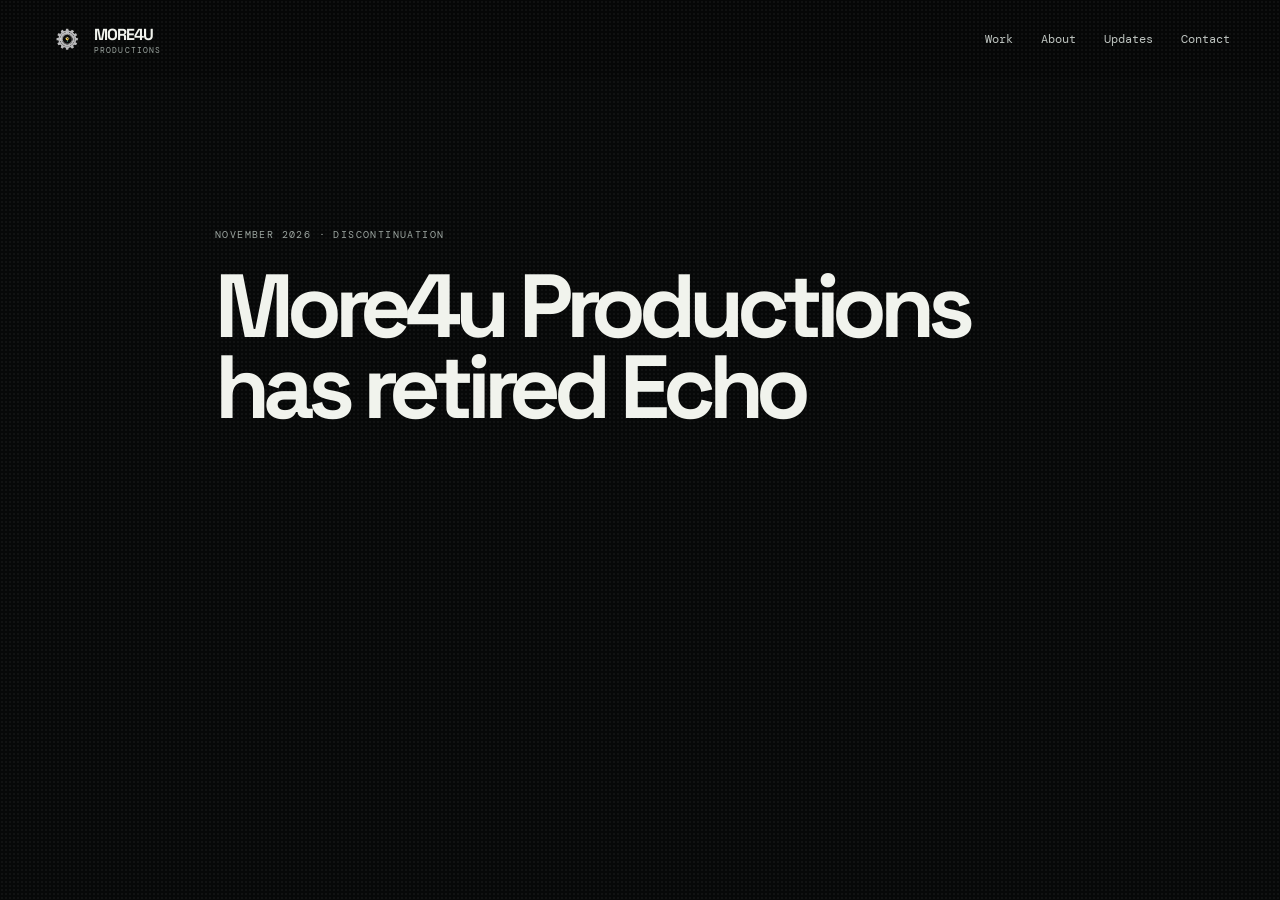
<file: updates/Echo-discontinuation.html>
<!doctype html>
<html lang="en">
<head>
  <meta charset="utf-8">
  <meta name="viewport" content="width=device-width, initial-scale=1">
  <meta name="description" content="On November 25th, Ethan Jerry announced that Echo, a communication platform integrating messaging, calling, group management, search, and AI, is officially being discontinued. The company citing low user engagement, persistent technical issues, and high maintenance costs. "Echo declined greatly in user engagement. If you mix that with high-maintenance, and high costs, you get weight" Says Jerry, in a statement "shutting down Echo woulg give More4u Productions the resources to improve Deacor, Fortic and other productions currently being done behind the scenes." If you have any questions, comments, or concerns, email hello@more4uproductions.dedyn.io or call +1 289-236-3760">
  <title>Echo has Been Retired | More4u Productions</title>
  <link rel="stylesheet" href="../assets/site.css">
</head>
<body>
  <header class="site-header">
    <a class="brand" href="../index.html">
      <img src="../assets/more4u-logo-transparent.png" alt="More4u Logo">
      <span>MORE4U <small>PRODUCTIONS</small></span>
    </a>
    <nav class="nav">
      <a href="../index.html#work">Work</a>
      <a href="../about.html">About</a>
      <a href="../updates.html">Updates</a>
      <a href="../index.html#contact">Contact</a>
    </nav>
  </header>
  <main>
    <article class="article shell">
      <p class="kicker">NOVEMBER 2026 · DISCONTINUATION</p>
      <h1>More4u Productions has retired Echo</h1>
</file>
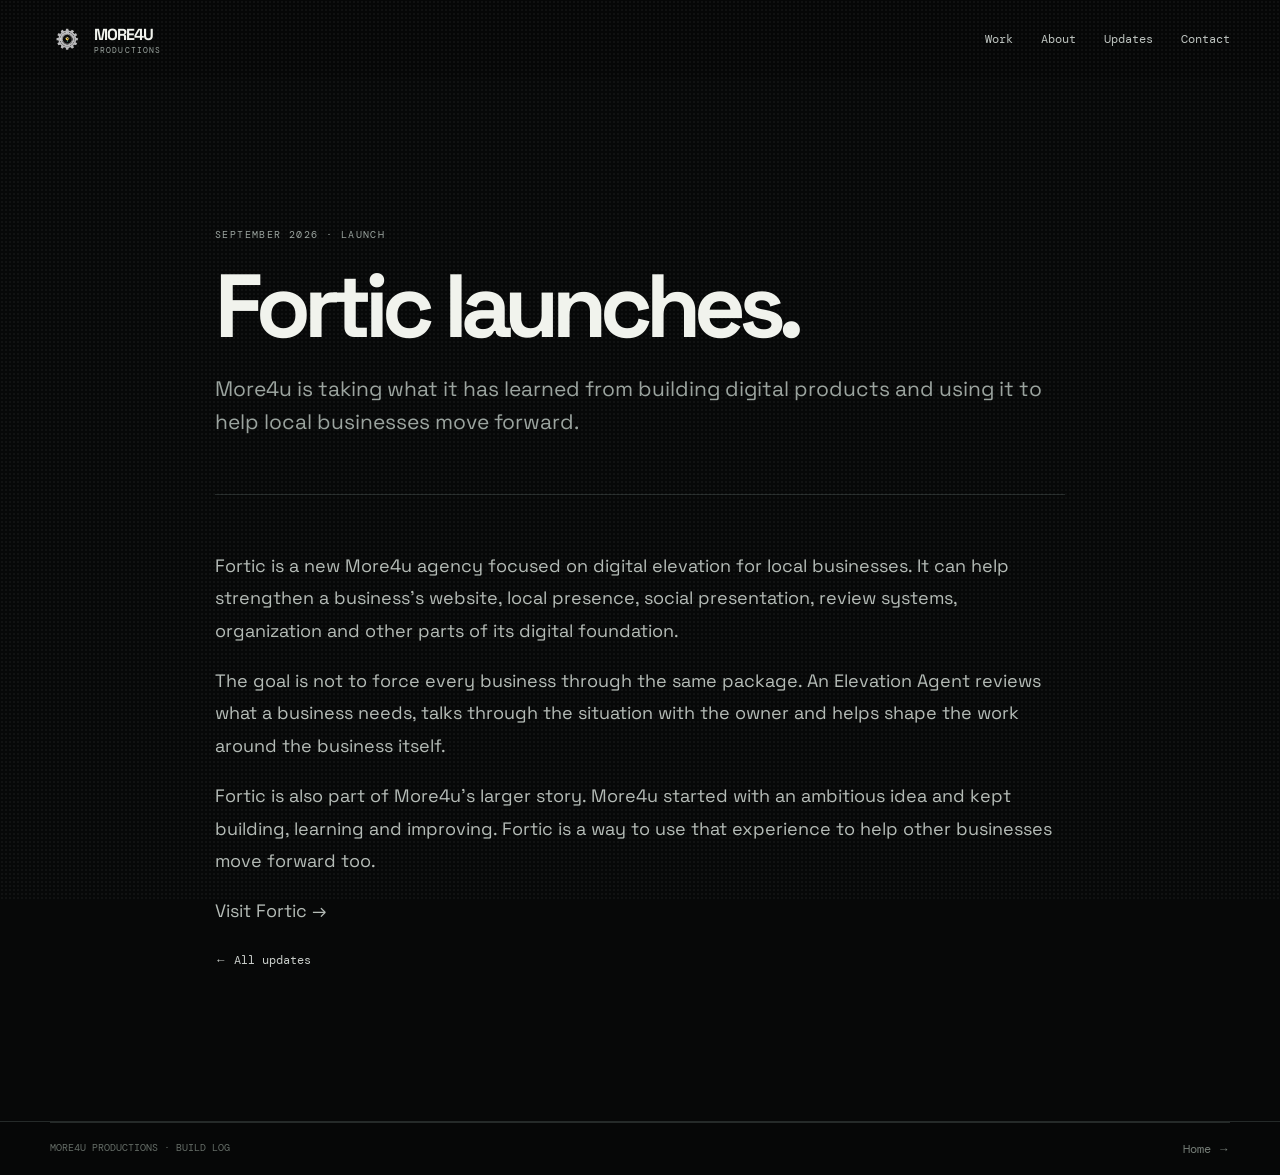
<file: updates/fortic-launch.html>
<!doctype html><html lang="en"><head><meta charset="utf-8"><meta name="viewport" content="width=device-width,initial-scale=1"><meta name="description" content="More4u Productions launches Fortic, a digital elevation agency for local businesses."><title>Fortic launches | More4u Productions</title><link rel="stylesheet" href="../assets/site.css"></head><body><header class="site-header"><a class="brand" href="../index.html"><img src="../assets/more4u-logo-transparent.png"><span>MORE4U <small>PRODUCTIONS</small></span></a><button class="nav-toggle">☰</button><nav class="nav"><a href="../index.html#work">Work</a><a href="../about.html">About</a><a href="../updates.html">Updates</a><a href="../index.html#contact">Contact</a></nav></header><main><article class="article shell"><p class="kicker">SEPTEMBER 2026 · LAUNCH</p><h1>Fortic launches.</h1><p class="article-dek">More4u is taking what it has learned from building digital products and using it to help local businesses move forward.</p><div class="article-line"></div><p>Fortic is a new More4u agency focused on digital elevation for local businesses. It can help strengthen a business's website, local presence, social presentation, review systems, organization and other parts of its digital foundation.</p><p>The goal is not to force every business through the same package. An Elevation Agent reviews what a business needs, talks through the situation with the owner and helps shape the work around the business itself.</p><p>Fortic is also part of More4u's larger story. More4u started with an ambitious idea and kept building, learning and improving. Fortic is a way to use that experience to help other businesses move forward too.</p><p><a href="https://fortic.more4uproductions.dedyn.io/" target="_blank" rel="noopener">Visit Fortic →</a></p><a class="text-link" href="../updates.html">← All updates</a></article></main><footer class="site-footer"><div class="shell footer-bottom"><span>MORE4U PRODUCTIONS · BUILD LOG</span><a href="../index.html">Home →</a></div></footer></body></html>
</file>
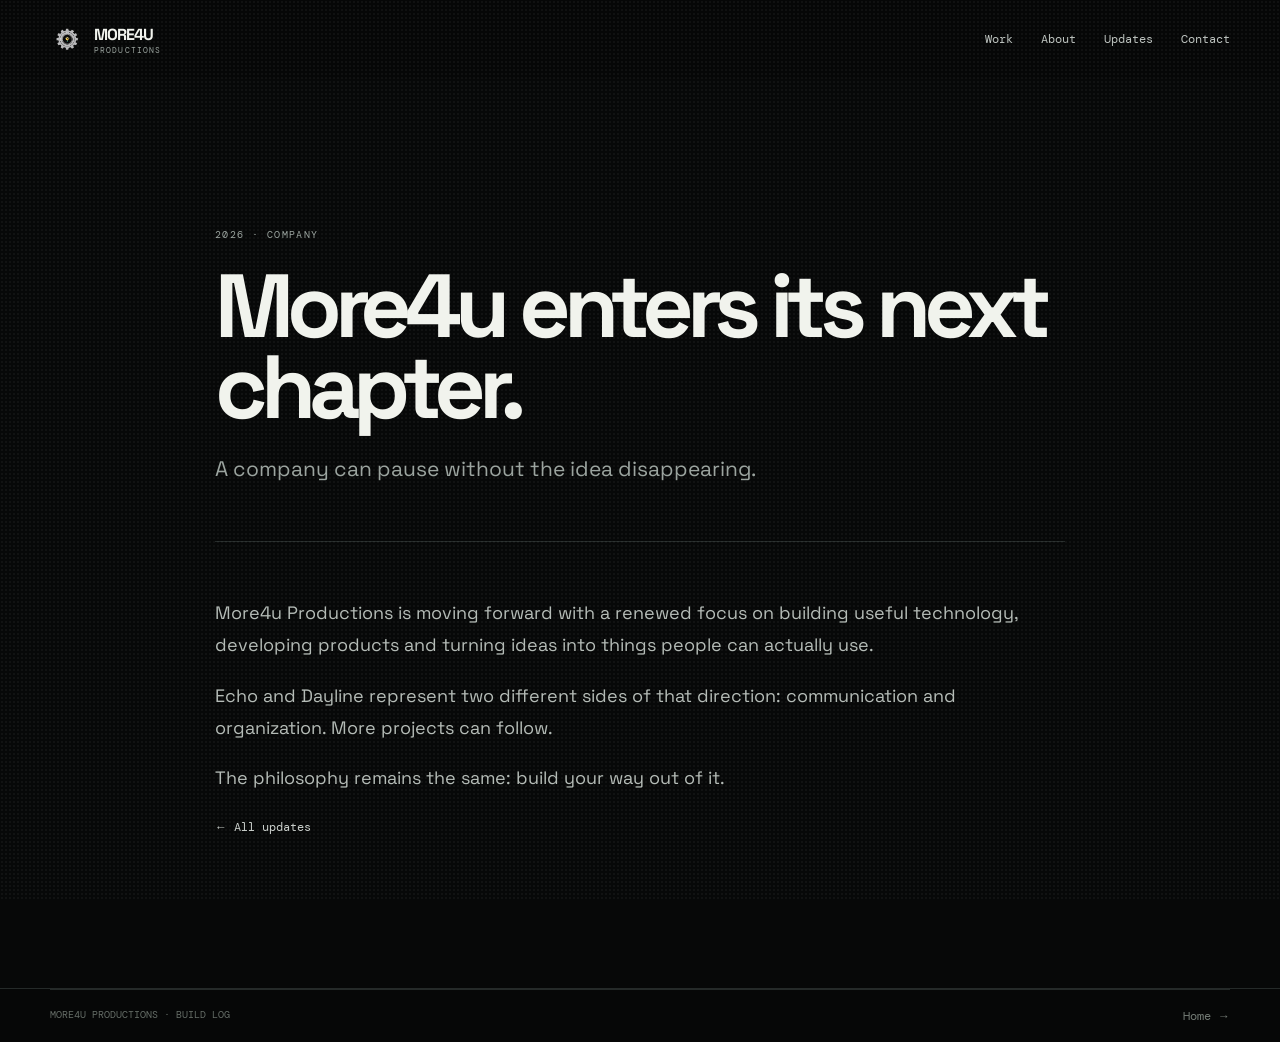
<file: updates/more4u-next-chapter.html>
<!doctype html><html lang="en"><head><meta charset="utf-8"><meta name="viewport" content="width=device-width,initial-scale=1"><title>More4u enters its next chapter | More4u Productions</title><link rel="stylesheet" href="../assets/site.css"></head><body><header class="site-header"><a class="brand" href="../index.html"><img src="../assets/more4u-logo-transparent.png"><span>MORE4U <small>PRODUCTIONS</small></span></a><nav class="nav"><a href="../index.html#work">Work</a><a href="../about.html">About</a><a href="../updates.html">Updates</a><a href="../index.html#contact">Contact</a></nav></header><main><article class="article shell"><p class="kicker">2026 · COMPANY</p><h1>More4u enters its next chapter.</h1><p class="article-dek">A company can pause without the idea disappearing.</p><div class="article-line"></div><p>More4u Productions is moving forward with a renewed focus on building useful technology, developing products and turning ideas into things people can actually use.</p><p>Echo and Dayline represent two different sides of that direction: communication and organization. More projects can follow.</p><p>The philosophy remains the same: build your way out of it.</p><a class="text-link" href="../updates.html">← All updates</a></article></main><footer class="site-footer"><div class="shell footer-bottom"><span>MORE4U PRODUCTIONS · BUILD LOG</span><a href="../index.html">Home →</a></div></footer></body></html>
</file>
<file: assets/site.css>
@import url('https://fonts.googleapis.com/css2?family=DM+Mono:wght@400;500&family=Space+Grotesk:wght@400;500;600;700&display=swap');
:root{--bg:#070808;--panel:#0d1010;--panel2:#111414;--line:#252a29;--text:#f1f3ed;--muted:#9aa39e;--green:#d9ff45;--blue:#26d6d5;--max:1180px;--ease:cubic-bezier(.2,.8,.2,1)}
*{box-sizing:border-box}html{scroll-behavior:smooth}body{margin:0;background:var(--bg);color:var(--text);font-family:'Space Grotesk',system-ui,sans-serif;line-height:1.6}body:before{content:"";position:fixed;inset:0;pointer-events:none;opacity:.045;background-image:radial-gradient(#fff 1px,transparent 1px);background-size:4px 4px;z-index:50}a{color:inherit;text-decoration:none}.shell{width:min(var(--max),calc(100% - 48px));margin:auto}.site-header{height:78px;padding:0 max(24px,calc((100vw - var(--max))/2));display:flex;align-items:center;justify-content:space-between;position:sticky;top:0;z-index:20;border-bottom:1px solid transparent;transition:.3s;background:rgba(7,8,8,.65);backdrop-filter:blur(18px)}.site-header.scrolled{border-color:var(--line);background:rgba(7,8,8,.9)}.brand{display:flex;align-items:center;gap:10px;font-weight:700;letter-spacing:-.06em}.brand img{width:34px;height:34px;object-fit:contain}.brand small{display:block;font:8px 'DM Mono';letter-spacing:.14em;color:var(--muted);margin-top:-2px}.nav{display:flex;gap:28px;font:12px 'DM Mono';color:#bdc3bf}.nav a{transition:.2s}.nav a:hover{color:var(--green)}.nav-toggle{display:none;background:none;border:0;color:#fff;font-size:24px}.hero{min-height:calc(100vh - 78px);display:grid;grid-template-columns:1.05fr .95fr;align-items:center;gap:30px;padding-top:70px;padding-bottom:90px}.kicker,.eyebrow,.post-date,.footer-label{font:10px 'DM Mono';letter-spacing:.14em;color:var(--muted)}.hero h1{font-size:clamp(62px,9.5vw,122px);line-height:.84;letter-spacing:-.09em;margin:24px 0 28px}.hero h1 span,.product-hero h1 span{color:var(--green)}.hero-lead{font-size:19px;color:#b9c0bc;max-width:650px}.actions{display:flex;align-items:center;gap:28px;margin-top:30px}.button{display:inline-flex;gap:24px;align-items:center;padding:14px 18px;font:600 12px 'DM Mono';border:1px solid var(--line)}.button.primary{background:var(--green);border-color:var(--green);color:#0a0b09}.button.disabled{color:#767e79;background:#111414}.text-link{font:12px 'DM Mono';color:#cbd0cc}.text-link:hover{color:var(--green)}.hero-mark{height:500px;position:relative;display:grid;place-items:center}.hero-logo{width:min(350px,70%);height:auto;object-fit:contain;filter:drop-shadow(0 20px 50px #000)}.mark-ring,.mark-ring:before,.mark-ring:after{position:absolute;border:1px solid #303633;border-radius:50%;content:""}.mark-ring{inset:10%;animation:spin 30s linear infinite}.mark-ring:before{inset:16%;border-color:#212624}.mark-ring:after{inset:33%;border-color:#202522}.orbit-label{position:absolute;font:9px 'DM Mono';color:#6d756f;letter-spacing:.15em}.orbit-label.one{top:15%;left:13%}.orbit-label.two{right:11%;top:43%}.orbit-label.three{bottom:13%;left:26%}@keyframes spin{to{transform:rotate(360deg)}}.statement{border-block:1px solid var(--line);background:#0a0c0c}.statement-grid{display:grid;grid-template-columns:.25fr .75fr;gap:40px;padding:75px 0}.statement-text{font-size:clamp(30px,4.2vw,58px);line-height:1.08;letter-spacing:-.055em;margin:0}.statement-text em{font-style:normal;color:var(--green)}.section{padding-top:125px;padding-bottom:125px}.section-head{display:grid;grid-template-columns:1fr .55fr;gap:70px;align-items:end;margin-bottom:55px}.section h2,.dark-section h2{font-size:clamp(45px,6vw,76px);line-height:.95;letter-spacing:-.075em;margin:12px 0}.section-head>p{color:var(--muted);margin:0}.project-grid{display:grid;grid-template-columns:1.18fr .82fr;gap:18px}.project-card{background:var(--panel);border:1px solid var(--line);transition:.45s var(--ease);overflow:hidden}.project-card:hover{transform:translateY(-7px);border-color:#4b534d}.project-visual{height:380px;position:relative;display:grid;place-items:center;overflow:hidden}.echo-visual{background:radial-gradient(circle at 50% 50%,#173d3d,#0b1414 48%,#080a0a)}.echo-visual:after{content:"";position:absolute;inset:12%;border:1px solid #236666;border-radius:50%;box-shadow:0 0 80px #1ad4d522}.echo-visual img{width:190px;z-index:1;border-radius:32px;box-shadow:0 25px 70px #000}.dayline-visual{background:linear-gradient(135deg,#161b1b,#0c0f0f)}.project-card-logo{display:block;position:relative;z-index:2;width:auto;height:auto;max-width:52%;max-height:150px;object-fit:contain;filter:drop-shadow(0 20px 45px #0008)}.dayline-card-logo{max-width:58%;max-height:145px}.fortic-card-logo{max-width:58%;max-height:155px}.dayline-word{font-size:clamp(55px,7vw,92px);letter-spacing:-.09em;color:#dce0dc}.visual-tag{position:absolute;left:22px;top:22px;background:var(--green);color:#0a0b09;padding:7px 9px;font:9px 'DM Mono';z-index:3}.visual-tag.development{background:#252b28;color:#aeb6b0;border:1px solid #3c4540}.project-info{padding:28px}.project-info h3{font-size:40px;letter-spacing:-.06em;margin:4px 0 10px}.project-info p:not(.eyebrow){color:var(--muted);max-width:650px}.arrow{display:inline-block;margin-top:12px;font:11px 'DM Mono';color:var(--green)}.arrow b{font-size:15px}.future-row{display:flex;justify-content:space-between;border-top:1px solid var(--line);padding-top:18px;margin-top:30px;color:#68716b;font:10px 'DM Mono';letter-spacing:.1em}.dark-section{background:#0d1010;border-block:1px solid var(--line);padding:125px 0}.story-grid{display:grid;grid-template-columns:1fr 1fr;gap:100px}.story-copy{font-size:18px;color:#aeb6b0}.story-copy strong{color:#edf0eb}.quote{margin-top:50px;border-left:2px solid var(--green);padding:6px 0 6px 22px;font-size:29px;color:#e8ebe5}.quote small{display:block;font:9px 'DM Mono';color:#6f7872;margin-top:10px}.founder{padding-top:100px;padding-bottom:100px}.founder-card{border:1px solid var(--line);display:grid;grid-template-columns:auto 1fr auto;gap:30px;align-items:center;padding:36px}.founder-avatar{width:92px;height:92px;border:1px solid var(--green);display:grid;place-items:center;color:var(--green);font-size:22px;font-weight:700}.founder-avatar.large{width:145px;height:145px;font-size:35px}.founder-main h2{font-size:40px;letter-spacing:-.06em;margin:2px 0 4px}.founder-main p{color:var(--muted);max-width:650px}.founder-side{display:grid;grid-template-columns:auto auto;gap:4px 16px;font:10px 'DM Mono';color:#6d756f}.founder-side span{color:var(--green)}.post-grid{display:grid;grid-template-columns:1fr 1fr;gap:18px}.post-card{border-top:1px solid var(--line);padding:28px 0}.post-card h3{font-size:28px;line-height:1.1;letter-spacing:-.04em}.post-card p:not(.post-date){color:var(--muted)}.post-card a{font:11px 'DM Mono';color:var(--green)}.service-section{border-top:1px solid var(--line)}.service-grid{display:grid;grid-template-columns:repeat(4,1fr);gap:1px;background:var(--line)}.service-grid>div{background:var(--bg);padding:30px;min-height:220px}.service-grid span{font:10px 'DM Mono';color:var(--green)}.service-grid h3{font-size:21px;margin:25px 0 10px}.service-grid p{color:var(--muted);font-size:14px}.contact-section{border-top:1px solid var(--line);background:radial-gradient(circle at 50% 30%,#182113,#070808 60%);text-align:center;padding:150px 0}.contact-inner>p:not(.kicker){max-width:610px;margin:0 auto;color:#aab2ad;font-size:18px}.contact-inner h2{font-size:clamp(65px,10vw,125px);letter-spacing:-.09em;line-height:.85;margin:15px 0 25px}.contact-note{display:block;color:#505952;font:9px 'DM Mono';margin-top:18px}.site-footer{border-top:1px solid var(--line);background:#060707}.footer-grid{display:grid;grid-template-columns:2fr 1fr 1fr;gap:50px;padding:60px 0}.footer-brand img{width:48px}.footer-brand b{display:block;font-size:14px;margin-top:8px}.footer-brand p,.site-footer a{color:#737b75;font-size:12px}.footer-grid>div:not(.footer-brand){display:flex;flex-direction:column;gap:8px}.footer-label{margin:0 0 10px}.footer-bottom{border-top:1px solid var(--line);padding:18px 0;display:flex;justify-content:space-between;color:#656d67;font:10px 'DM Mono'}.page-hero{padding-top:140px;padding-bottom:110px}.page-hero h1{font-size:clamp(65px,10vw,125px);letter-spacing:-.09em;line-height:.85;margin:20px 0}.page-hero>p:last-child{font-size:20px;color:var(--muted);max-width:700px}.about-grid,.prose-grid{display:grid;grid-template-columns:1fr 1fr;gap:100px}.prose{font-size:18px;color:#aab2ad}.about-founder{width:min(var(--max),calc(100% - 48px));margin:auto;display:grid;grid-template-columns:auto 1fr;gap:50px;align-items:center;padding:120px 0}.about-founder h2{font-size:55px;line-height:.95;letter-spacing:-.07em}.product-page{overflow:hidden}.product-hero{min-height:calc(100vh - 78px);display:grid;grid-template-columns:1.05fr .95fr;align-items:center;gap:60px;padding-top:80px;padding-bottom:100px}.product-logo-row{display:flex;align-items:center;gap:18px;margin-top:25px}.product-logo-row>img{width:65px;height:65px;border-radius:17px}.product-logo{display:flex;align-items:center;justify-content:flex-start;min-height:72px}.product-logo img{display:block;width:auto;max-width:250px;max-height:90px;object-fit:contain}.dayline-showcase-logo{display:block;position:relative;z-index:2;width:auto;max-width:70%;max-height:180px;object-fit:contain;filter:drop-shadow(0 25px 70px #000)}.product-hero h1{font-size:clamp(60px,8vw,105px);letter-spacing:-.09em;line-height:.85;margin:30px 0}.status{font:9px 'DM Mono';padding:7px 9px;border:1px solid}.status.live{color:var(--green);border-color:#526329}.status.development{color:#b4bbb6;border-color:#3b423e}.product-showcase{height:540px;display:grid;place-items:center;position:relative}.echo-showcase{background:radial-gradient(circle,#153e3e 0%,#0a1111 52%,transparent 70%)}.echo-showcase:before,.echo-showcase:after{content:"";position:absolute;border:1px solid #286060;border-radius:50%}.echo-showcase:before{inset:10%}.echo-showcase:after{inset:25%}.echo-showcase img{width:250px;position:relative;z-index:2;border-radius:42px;box-shadow:0 30px 100px #000}.day-showcase{background:linear-gradient(135deg,#121716,#090b0b);border:1px solid var(--line);flex-direction:column}.day-showcase span{font-size:clamp(60px,8vw,100px);letter-spacing:-.09em}.day-showcase small{font:9px 'DM Mono';color:#6e7771;letter-spacing:.18em}.dayline-mini{font-size:42px;letter-spacing:-.09em}.feature-band{border-block:1px solid var(--line);background:#0b0d0d}.feature-list{display:grid;grid-template-columns:repeat(4,1fr);gap:1px;background:var(--line)}.feature-list>div{background:#0b0d0d;padding:38px 28px;min-height:190px}.feature-list b{font:10px 'DM Mono';color:var(--green)}.feature-list h3{font-size:23px;margin:24px 0 5px}.feature-list p{color:var(--muted);font-size:13px}.article{max-width:850px;padding-top:140px;padding-bottom:150px}.article h1{font-size:clamp(55px,7vw,90px);line-height:.9;letter-spacing:-.08em;margin:25px 0}.article-dek{font-size:21px;color:var(--muted)}.article-line{height:1px;background:var(--line);margin:55px 0}.article p:not(.kicker):not(.article-dek){font-size:18px;color:#b4bbb6;line-height:1.8}.post-list{border-top:1px solid var(--line)}.post-row{display:grid;grid-template-columns:.35fr 1fr auto;gap:40px;padding:32px 0;border-bottom:1px solid var(--line);align-items:center}.post-row div:first-child{display:flex;flex-direction:column;gap:7px;font:9px 'DM Mono';color:#6f7872}.post-row div:first-child b{color:var(--green);font-weight:400}.post-row h2{font-size:30px;letter-spacing:-.05em;margin:0 0 7px}.post-row p{color:var(--muted);margin:0}.post-row>span{font-size:22px;color:var(--green)}#progress{height:2px;background:var(--green);position:fixed;top:0;left:0;width:0;z-index:100;transition:width .1s}.reveal,.project-card,.post-card,.service-grid>div{opacity:0;transform:translateY(20px);transition:opacity .7s var(--ease),transform .7s var(--ease)}.reveal.visible,.project-card.visible,.post-card.visible,.service-grid>div.visible{opacity:1;transform:none}
@media(max-width:850px){.shell{width:min(var(--max),calc(100% - 34px))}.site-header{height:68px}.nav-toggle{display:block}.nav{display:none;position:absolute;left:0;right:0;top:68px;background:#080909;border-bottom:1px solid var(--line);padding:18px 24px;flex-direction:column;gap:0}.nav.open{display:flex}.nav a{padding:13px 0}.hero,.product-hero{grid-template-columns:1fr;min-height:auto;padding-top:90px}.hero-mark{height:360px}.section,.dark-section{padding-top:85px;padding-bottom:85px}.statement-grid,.story-grid,.about-grid,.prose-grid{grid-template-columns:1fr;gap:30px}.section-head{grid-template-columns:1fr;gap:18px}.project-grid,.post-grid{grid-template-columns:1fr}.project-visual{height:300px}.service-grid,.feature-list{grid-template-columns:1fr 1fr}.founder-card{grid-template-columns:auto 1fr}.founder-side{grid-column:1/-1;display:flex;gap:18px}.footer-grid{grid-template-columns:1fr 1fr}.footer-brand{grid-column:1/-1}.post-row{grid-template-columns:1fr auto}.post-row>div:nth-child(2){grid-column:1/-1;grid-row:2}.post-row>span{grid-column:2;grid-row:1}.product-showcase{height:400px}.about-founder{grid-template-columns:1fr;gap:30px;padding:85px 0}.hero h1{font-size:clamp(60px,17vw,100px)}}
@media(max-width:520px){.service-grid,.feature-list{grid-template-columns:1fr}.founder-card{grid-template-columns:1fr}.founder-side{display:grid}.footer-grid{grid-template-columns:1fr}.footer-bottom{gap:10px;flex-direction:column}.actions{align-items:flex-start;flex-direction:column;gap:18px}.hero-logo{width:220px}.product-showcase{height:320px}}

.dayline-logo-placeholder{width:65px;height:65px;border:1px solid #4a514c;display:grid;place-items:center;background:#0c0f0e;color:#b9c0bb;font:9px 'DM Mono';letter-spacing:.08em}.prototype-note{max-width:720px;color:#7f8881;font-size:14px;margin:18px 0 0}.fortic-visual{background:radial-gradient(circle at 65% 35%,#16263b,#090b0d 62%);display:flex;align-items:center;justify-content:center;position:relative}.fortic-word{font-size:clamp(42px,7vw,82px);font-weight:700;letter-spacing:-.07em;color:#eef4ff}.visual-tag.live{color:#a9c7ff;border-color:#355078}.contact-details{display:flex;justify-content:center;gap:28px;flex-wrap:wrap;margin-top:24px}.contact-details a{color:#b8c0bb;font:12px 'DM Mono';border-bottom:1px solid #3b423e;padding-bottom:3px}.contact-details a:hover{color:var(--green);border-color:var(--green)}
</file>
